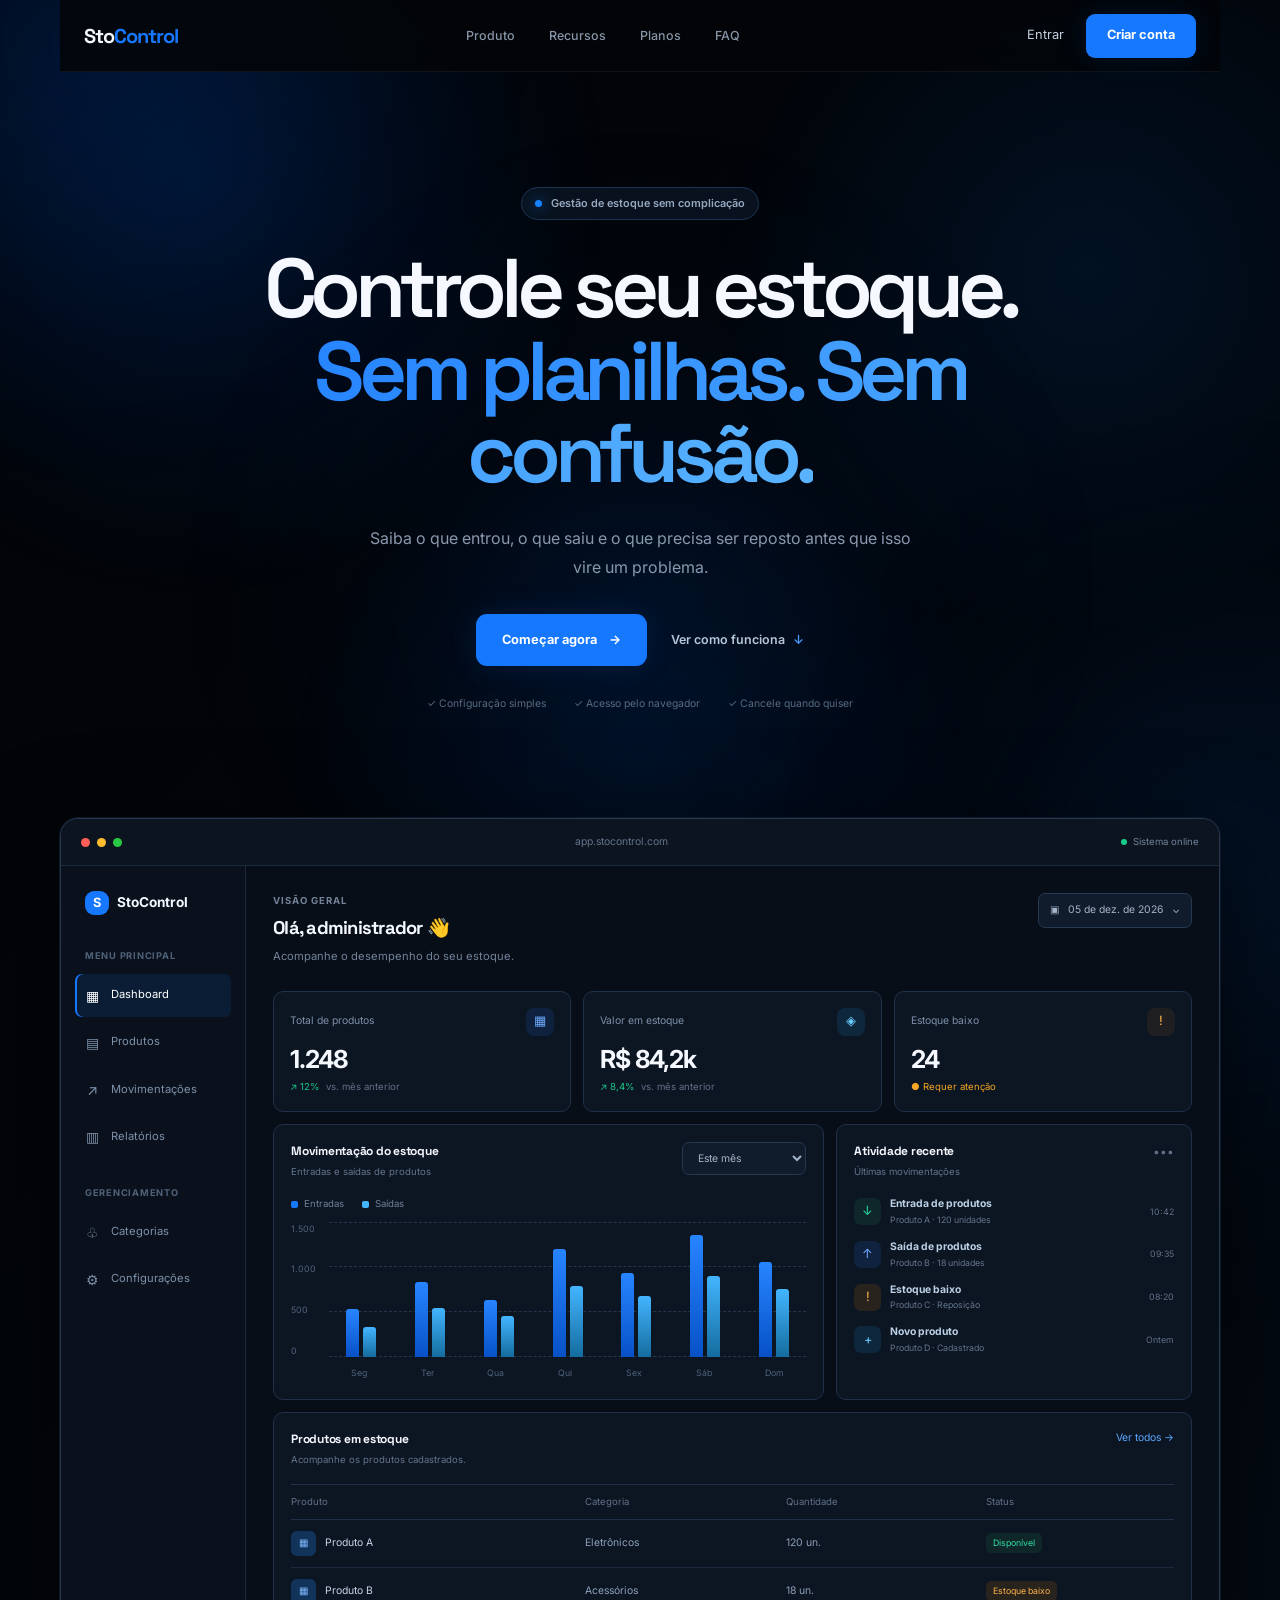
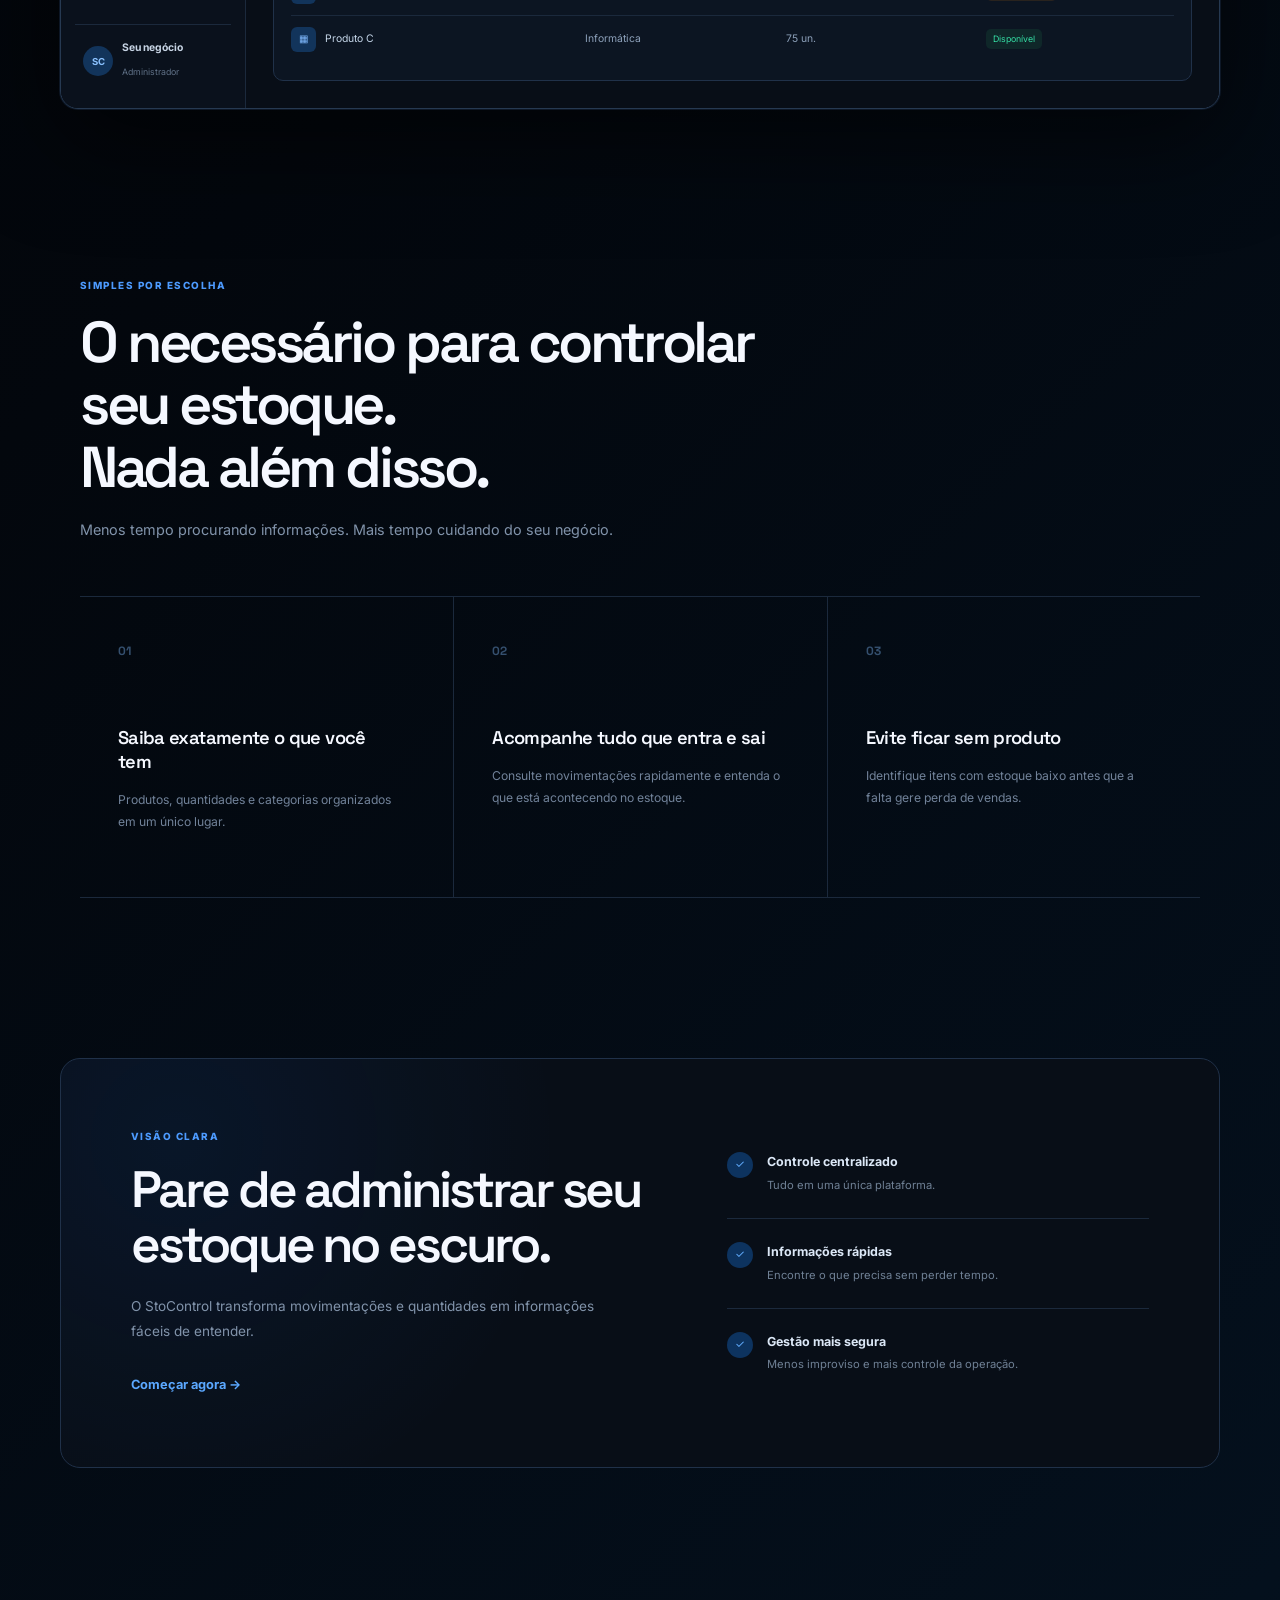
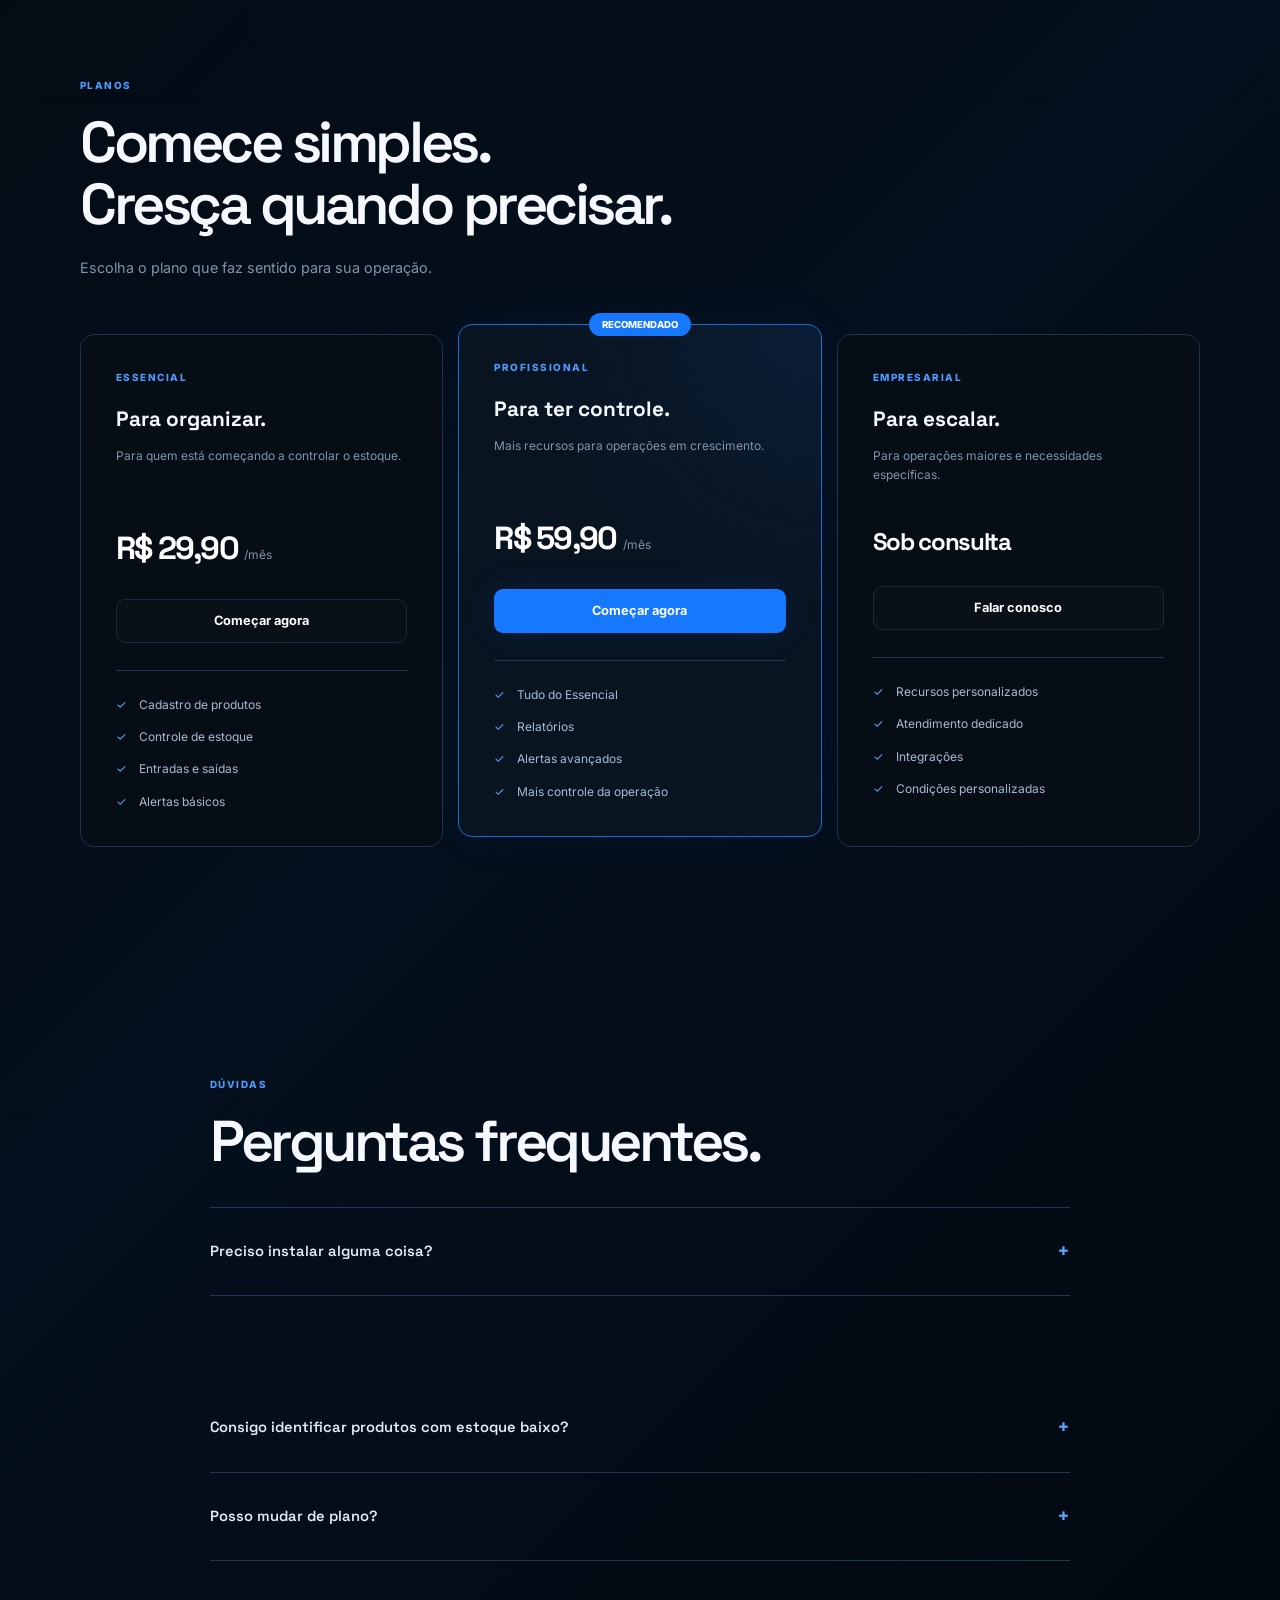
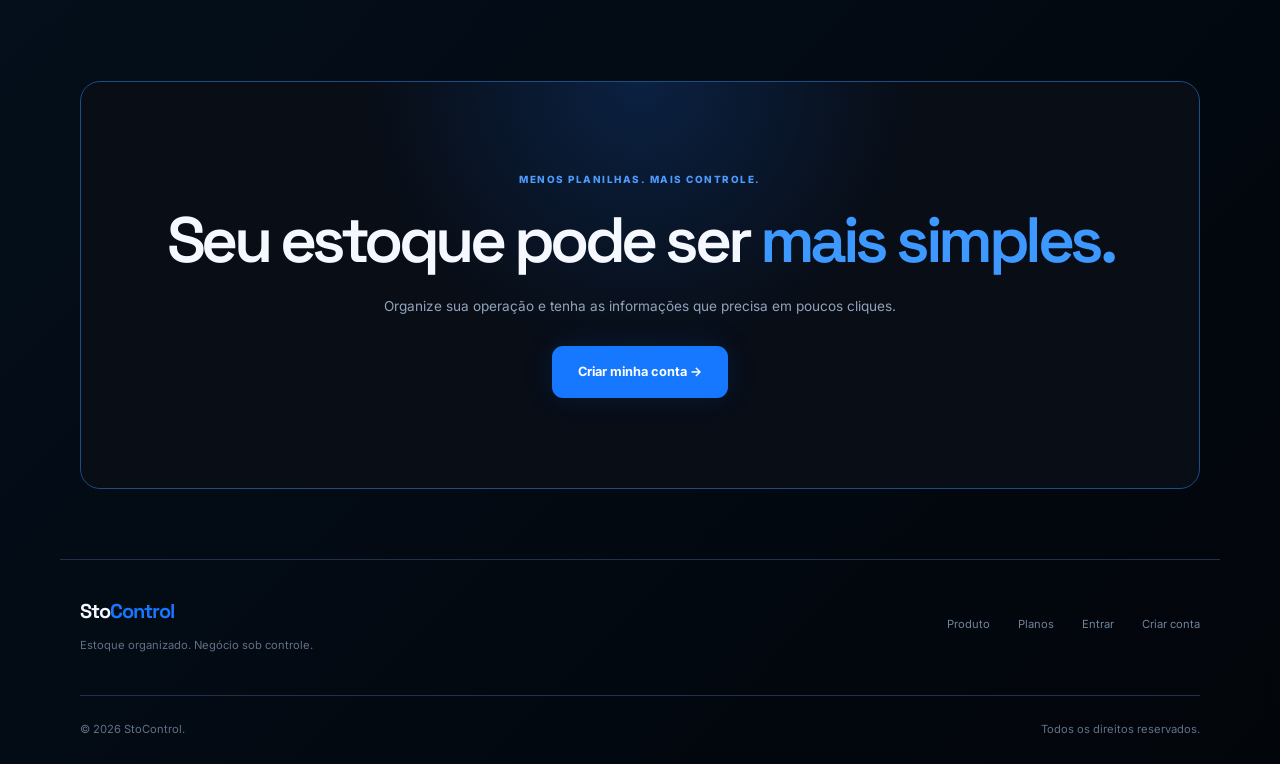
<file: frontend/landing-page/index.html>
<!DOCTYPE html>
<html lang="pt-BR">

<head>
  <meta charset="UTF-8">
  <meta name="viewport" content="width=device-width, initial-scale=1.0">
  <meta name="description" content="StoControl — controle de estoque simples, rápido e inteligente para o seu negócio.">
  <title>StoControl — Controle seu estoque sem complicação</title>
  <link rel="preconnect" href="https://fonts.googleapis.com">
  <link rel="preconnect" href="https://fonts.gstatic.com" crossorigin>
  <link href="https://fonts.googleapis.com/css2?family=Inter:wght@400;500;600;700&family=Space+Grotesk:wght@500;600;700&display=swap" rel="stylesheet">
  <link rel="stylesheet" href="css/style.css">
  <script src="js/script.js" defer></script>
</head>

<body>
  <!-- BACKGROUND -->

  <div class="background-glow glow-one"></div>
  <div class="background-glow glow-two"></div>

  <!-- NAVBAR -->

  <header class="navbar">

    <a href="#inicio" class="logo">Sto<span>Control</span></a>

    <nav class="nav-links" id="navLinks">

      <a href="#solucao"> Produto </a>
      <a href="#recursos"> Recursos </a>
      <a href="#planos">Planos</a>
      <a href="#faq">FAQ</a>

    </nav>

    <div class="nav-actions">

      <a href="login.html" class="login-link"> Entrar </a>
      <a href="cadastro.html" class="btn btn-primary"> Criar conta </a>

    </div>

    <button type="button" class="menu-toggle" id="menuToggle" aria-label="Abrir menu" aria-expanded="false"> ☰ </button>

  </header>


  <main>
    <!-- HERO -->

    <section class="hero hero-new" id="inicio">

      <div class="hero-content">

        <div class="hero-badge"><span></span>Gestão de estoque sem complicação</div>

        <h1>Controle seu estoque.<br><span> Sem planilhas. Sem confusão. </span></h1>

        <p class="hero-description"> Saiba o que entrou, o que saiu e o que precisa ser reposto antes que isso vire um problema. </p>

        <div class="hero-actions">

          <a href="cadastro.html" class="btn btn-primary btn-large"> Começar agora <span> → </span></a>
          <a href="#solucao" class="hero-demo-link"> Ver como funciona <span> ↓ </span></a>

        </div>


        <div class="hero-mini-info">

          <span> ✓ Configuração simples </span>
          <span> ✓ Acesso pelo navegador </span>
          <span> ✓ Cancele quando quiser </span>

        </div>

      </div>

    </section>


    <!-- ===================================================== -->
    <!-- DASHBOARD -->
    <!-- ===================================================== -->

    <section class="dashboard-section" id="solucao">

      <div class="dashboard-window">

        <!-- TOPO DA JANELA -->

        <div class="window-header">

          <div class="window-dots">
            <span></span>
            <span></span>
            <span></span>
          </div>


          <div class="window-url">
            app.stocontrol.com
          </div>


          <div class="window-status">

            <span></span>

            Sistema online

          </div>

        </div>


        <div class="dashboard-layout">

          <!-- SIDEBAR -->

          <aside class="sidebar">

            <div class="sidebar-logo">

              <span class="logo-symbol"> S </span>StoControl

            </div>


            <p class="sidebar-label"> MENU PRINCIPAL </p>

            <nav class="sidebar-nav">

              <a href="#" class="sidebar-link active" data-section="dashboard"><span> ▦ </span> Dashboard </a>
              <a href="#" class="sidebar-link" data-section="produtos"><span>▤</span> Produtos </a>
              <a href="#" class="sidebar-link" data-section="movimentacoes"><span>↗</span> Movimentações </a>
              <a href="#" class="sidebar-link" data-section="relatorios"><span>▥</span> Relatórios </a>

            </nav>


            <p class="sidebar-label"> GERENCIAMENTO </p>


            <nav class="sidebar-nav">

              <a href="#" class="sidebar-link" data-section="categorias"><span>♧</span> Categorias </a>
              <a href="#" class="sidebar-link" data-section="configuracoes"><span>⚙</span> Configurações </a>

            </nav>


            <div class="sidebar-bottom">

              <div class="user-avatar"> SC </div>

              <div>

                <strong> Seu negócio </strong>
                <small> Administrador </small>

              </div>

            </div>

          </aside>


          <!-- DASHBOARD -->

          <div class="dashboard-main active" id="dashboard">

            <div class="dashboard-heading">

              <div>

                <p class="dashboard-greeting"> VISÃO GERAL </p>
                <h2> Olá, administrador 👋 </h2>
                <p>Acompanhe o desempenho do seu estoque. </p>

              </div>

              <button type="button" class="dashboard-date" id="dateButton">

                <span> ▣ </span>
                <span id="currentDate"> Hoje </span>
                <span> ⌄ </span>

              </button>

            </div>

            <!-- ESTATÍSTICAS -->

            <div class="stats-grid">

              <div class="stat-card">

                <div class="stat-top">

                  <span> Total de produtos </span>
                  <span class="stat-icon blue"> ▦ </span>

                </div>

                <strong> 1.248 </strong>

                <p class="stat-positive">

                  ↗ 12% <span> vs. mês anterior </span>

                </p>

              </div>

              <div class="stat-card">

                <div class="stat-top">

                  <span> Valor em estoque </span>
                  <span class="stat-icon purple"> ◈ </span>

                </div>

                <strong> R$ 84,2k </strong>

                <p class="stat-positive">

                  ↗ 8,4% <span> vs. mês anterior </span>

                </p>

              </div>

              <div class="stat-card">

                <div class="stat-top">

                  <span>
                    Estoque baixo
                  </span>
                  <span class="stat-icon orange"> ! </span>

                </div>

                <strong> 24 </strong>

                <p class="stat-warning"> ● Requer atenção </p>

              </div>

            </div>

            <!-- GRÁFICO + ATIVIDADE -->

            <div class="dashboard-grid">

              <div class="panel chart-panel">

                <div class="panel-heading">

                  <div>

                    <h3> Movimentação do estoque </h3>
                    <p> Entradas e saídas de produtos </p>

                  </div>

                  <select id="chartPeriod" aria-label="Período do gráfico">

                    <option value="month"> Este mês </option>
                    <option value="quarter"> Últimos 3 meses </option>

                  </select>

                </div>

                <div class="chart-legend">

                  <span><i class="legend-entry"></i> Entradas </span>
                  <span><i class="legend-exit"></i> Saídas </span>

                </div>

                <div class="chart" id="inventoryChart">

                  <div class="chart-y">

                    <span>1.500</span>
                    <span>1.000</span>
                    <span>500</span>
                    <span>0</span>

                  </div>

                  <div class="chart-area">

                    <div class="chart-grid-lines">
                      <span></span>
                      <span></span>
                      <span></span>
                      <span></span>
                    </div>


                    <div class="chart-bars" id="chartBars">

                      <div class="chart-group">

                        <i class="bar-entry" style="height: 35%"></i>
                        <i class="bar-exit" style="height: 22%"></i>

                      </div>

                      <div class="chart-group">

                        <i class="bar-entry" style="height: 55%"></i>
                        <i class="bar-exit" style="height: 36%"></i>

                      </div>

                      <div class="chart-group">

                        <i class="bar-entry" style="height: 42%"></i>
                        <i class="bar-exit" style="height: 30%"></i>

                      </div>

                      <div class="chart-group">

                        <i class="bar-entry" style="height: 80%"></i>
                        <i class="bar-exit" style="height: 52%"></i>

                      </div>

                      <div class="chart-group">

                        <i class="bar-entry" style="height: 62%"></i>
                        <i class="bar-exit" style="height: 45%"></i>

                      </div>

                      <div class="chart-group">

                        <i class="bar-entry" style="height: 90%"></i>
                        <i class="bar-exit" style="height: 60%"></i>

                      </div>

                      <div class="chart-group">

                        <i class="bar-entry" style="height: 70%"></i>
                        <i class="bar-exit" style="height: 50%"></i>

                      </div>

                    </div>

                    <div class="chart-labels">

                      <span>Seg</span>
                      <span>Ter</span>
                      <span>Qua</span>
                      <span>Qui</span>
                      <span>Sex</span>
                      <span>Sáb</span>
                      <span>Dom</span>

                    </div>

                  </div>

                </div>

              </div>

              <div class="panel activity-panel">

                <div class="panel-heading">

                  <div>

                    <h3> Atividade recente </h3>
                    <p> Últimas movimentações </p>

                  </div>

                  <span class="panel-more"> ••• </span>

                </div>

                <div class="activity-list">

                  <div class="activity-item">

                    <span class="activity-icon green"> ↓ </span>

                    <div>

                      <strong> Entrada de produtos </strong>
                      <small> Produto A · 120 unidades </small>

                    </div>

                    <time> 10:42 </time>

                  </div>

                  <div class="activity-item">

                    <span class="activity-icon blue"> ↑ </span>

                    <div>

                      <strong> Saída de produtos </strong>
                      <small> Produto B · 18 unidades </small>

                    </div>

                    <time> 09:35 </time>

                  </div>

                  <div class="activity-item">

                    <span class="activity-icon orange"> ! </span>

                    <div>

                      <strong> Estoque baixo </strong>
                      <small> Produto C · Reposição </small>

                    </div>

                    <time> 08:20 </time>

                  </div>

                  <div class="activity-item">

                    <span class="activity-icon purple"> + </span>

                    <div>

                      <strong> Novo produto </strong>
                      <small> Produto D · Cadastrado </small>

                    </div>

                    <time> Ontem </time>

                  </div>

                </div>

              </div>

            </div>

            <!-- PRODUTOS RESUMO -->

            <div class="panel products-panel">

              <div class="panel-heading">

                <div>

                  <h3> Produtos em estoque </h3>
                  <p> Acompanhe os produtos cadastrados. </p>

                </div>

                <button type="button" class="panel-action" id="viewProducts" data-open-section="produtos"> Ver todos → </button>

              </div>

              <div class="product-table">

                <div class="product-table-head">

                  <span>Produto</span>
                  <span>Categoria</span>
                  <span>Quantidade</span>
                  <span>Status</span>

                </div>

                <div class="product-table-row">

                  <span class="product-name-cell"><i class="product-thumb"> ▦ </i> Produto A </span>
                  <span> Eletrônicos </span>
                  <span> 120 un. </span>
                  <span class="table-status available"> Disponível </span>

                </div>

                <div class="product-table-row">

                  <span class="product-name-cell"><i class="product-thumb"> ▦ </i> Produto B </span>
                  <span> Acessórios </span>
                  <span> 18 un. </span>
                  <span class="table-status low"> Estoque baixo </span>

                </div>

                <div class="product-table-row">

                  <span class="product-name-cell"><i class="product-thumb"> ▦ </i> Produto C </span>
                  <span> Informática </span>
                  <span> 75 un. </span>
                  <span class="table-status available"> Disponível </span>

                </div>

              </div>

            </div>

          </div>

          <!-- PRODUTOS -->

          <section class="app-section" id="produtos">

            <div class="dashboard-heading">

              <div>

                <p class="dashboard-greeting"> PRODUTOS </p>
                <h2> Produtos cadastrados </h2>
                <p> Gerencie os produtos do seu estoque. </p>

              </div>

              <button type="button" class="panel-action"> + Novo produto </button>

            </div>

            <div class="panel products-panel">

              <div class="panel-heading">

                <div>

                  <h3> Todos os produtos </h3>
                  <p> Visualize os itens cadastrados no sistema. </p>

                </div>

                <input type="search" placeholder="Buscar produto..." aria-label="Buscar produto">

              </div>


              <div class="product-table">

                <div class="product-table-head">

                  <span>Produto</span>
                  <span>Categoria</span>
                  <span>Quantidade</span>
                  <span>Status</span>

                </div>


                <div class="product-table-row">

                  <span class="product-name-cell"><i class="product-thumb"> ▦ </i> Notebook Pro </span>
                  <span> Informática </span>
                  <span> 32 un. </span>
                  <span class="table-status available"> Disponível </span>

                </div>

                <div class="product-table-row">

                  <span class="product-name-cell">

                    <i class="product-thumb">
                      ▦
                    </i>

                    Mouse sem fio

                  </span>

                  <span>
                    Acessórios
                  </span>

                  <span>
                    18 un.
                  </span>

                  <span class="table-status low">
                    Estoque baixo
                  </span>

                </div>


                <div class="product-table-row">

                  <span class="product-name-cell">

                    <i class="product-thumb">
                      ▦
                    </i>

                    Teclado mecânico

                  </span>

                  <span>
                    Acessórios
                  </span>

                  <span>
                    75 un.
                  </span>

                  <span class="table-status available">
                    Disponível
                  </span>

                </div>


                <div class="product-table-row">

                  <span class="product-name-cell">

                    <i class="product-thumb">
                      ▦
                    </i>

                    Monitor 24"

                  </span>

                  <span>
                    Eletrônicos
                  </span>

                  <span>
                    42 un.
                  </span>

                  <span class="table-status available">
                    Disponível
                  </span>

                </div>

              </div>

            </div>

          </section>


          <!-- MOVIMENTAÇÕES -->

          <section
            class="app-section"
            id="movimentacoes"
          >

            <div class="dashboard-heading">

              <div>

                <p class="dashboard-greeting">
                  MOVIMENTAÇÕES
                </p>

                <h2>
                  Entradas e saídas
                </h2>

                <p>
                  Acompanhe todas as movimentações do estoque.
                </p>

              </div>


              <button
                type="button"
                class="panel-action"
              >
                + Nova movimentação
              </button>

            </div>


            <div class="stats-grid">

              <div class="stat-card">

                <div class="stat-top">

                  <span>
                    Entradas
                  </span>

                  <span class="stat-icon blue">
                    ↓
                  </span>

                </div>

                <strong>
                  382
                </strong>

                <p class="stat-positive">
                  Este mês
                </p>

              </div>


              <div class="stat-card">

                <div class="stat-top">

                  <span>
                    Saídas
                  </span>

                  <span class="stat-icon orange">
                    ↑
                  </span>

                </div>

                <strong>
                  219
                </strong>

                <p>
                  Este mês
                </p>

              </div>


              <div class="stat-card">

                <div class="stat-top">

                  <span>
                    Saldo
                  </span>

                  <span class="stat-icon blue">
                    ◈
                  </span>

                </div>

                <strong>
                  +163
                </strong>

                <p class="stat-positive">
                  Resultado positivo
                </p>

              </div>

            </div>


            <div class="panel products-panel">

              <div class="panel-heading">

                <div>

                  <h3>
                    Histórico
                  </h3>

                  <p>
                    Movimentações mais recentes.
                  </p>

                </div>

              </div>


              <div class="product-table">

                <div class="product-table-head">

                  <span>Produto</span>
                  <span>Tipo</span>
                  <span>Quantidade</span>
                  <span>Data</span>

                </div>


                <div class="product-table-row">

                  <span>
                    Notebook Pro
                  </span>

                  <span class="table-status available">
                    Entrada
                  </span>

                  <span>
                    +20
                  </span>

                  <span>
                    Hoje, 10:42
                  </span>

                </div>


                <div class="product-table-row">

                  <span>
                    Mouse sem fio
                  </span>

                  <span class="table-status low">
                    Saída
                  </span>

                  <span>
                    -8
                  </span>

                  <span>
                    Hoje, 09:35
                  </span>

                </div>


                <div class="product-table-row">

                  <span>
                    Monitor 24"
                  </span>

                  <span class="table-status available">
                    Entrada
                  </span>

                  <span>
                    +15
                  </span>

                  <span>
                    Ontem, 16:20
                  </span>

                </div>

              </div>

            </div>

          </section>


          <!-- RELATÓRIOS -->

          <section
            class="app-section"
            id="relatorios"
          >

            <div class="dashboard-heading">

              <div>

                <p class="dashboard-greeting">
                  RELATÓRIOS
                </p>

                <h2>
                  Relatórios do estoque
                </h2>

                <p>
                  Analise os principais dados da sua operação.
                </p>

              </div>


              <button
                type="button"
                class="panel-action"
              >
                Exportar relatório
              </button>

            </div>


            <div class="stats-grid">

              <div class="stat-card">

                <div class="stat-top">

                  <span>
                    Produtos ativos
                  </span>

                  <span class="stat-icon blue">
                    ▦
                  </span>

                </div>

                <strong>
                  1.248
                </strong>

                <p>
                  Total cadastrado
                </p>

              </div>


              <div class="stat-card">

                <div class="stat-top">

                  <span>
                    Valor total
                  </span>

                  <span class="stat-icon blue">
                    ◈
                  </span>

                </div>

                <strong>
                  R$ 84,2k
                </strong>

                <p>
                  Valor armazenado
                </p>

              </div>


              <div class="stat-card">

                <div class="stat-top">

                  <span>
                    Estoque crítico
                  </span>

                  <span class="stat-icon orange">
                    !
                  </span>

                </div>

                <strong>
                  24
                </strong>

                <p class="stat-warning">
                  Requer reposição
                </p>

              </div>

            </div>


            <div class="panel chart-panel">

              <div class="panel-heading">

                <div>

                  <h3>
                    Desempenho mensal
                  </h3>

                  <p>
                    Comparativo das movimentações.
                  </p>

                </div>

              </div>


              <div class="chart">

                <div class="chart-y">

                  <span>1.500</span>
                  <span>1.000</span>
                  <span>500</span>
                  <span>0</span>

                </div>


                <div class="chart-area">

                  <div class="chart-grid-lines">

                    <span></span>
                    <span></span>
                    <span></span>
                    <span></span>

                  </div>


                  <div class="chart-bars">

                    <div class="chart-group">

                      <i
                        class="bar-entry"
                        style="height: 45%"
                      ></i>

                      <i
                        class="bar-exit"
                        style="height: 30%"
                      ></i>

                    </div>


                    <div class="chart-group">

                      <i
                        class="bar-entry"
                        style="height: 70%"
                      ></i>

                      <i
                        class="bar-exit"
                        style="height: 45%"
                      ></i>

                    </div>


                    <div class="chart-group">

                      <i
                        class="bar-entry"
                        style="height: 62%"
                      ></i>

                      <i
                        class="bar-exit"
                        style="height: 38%"
                      ></i>

                    </div>


                    <div class="chart-group">

                      <i
                        class="bar-entry"
                        style="height: 85%"
                      ></i>

                      <i
                        class="bar-exit"
                        style="height: 55%"
                      ></i>

                    </div>


                    <div class="chart-group">

                      <i
                        class="bar-entry"
                        style="height: 76%"
                      ></i>

                      <i
                        class="bar-exit"
                        style="height: 52%"
                      ></i>

                    </div>


                    <div class="chart-group">

                      <i
                        class="bar-entry"
                        style="height: 92%"
                      ></i>

                      <i
                        class="bar-exit"
                        style="height: 60%"
                      ></i>

                    </div>

                  </div>


                  <div class="chart-labels">

                    <span>Jan</span>
                    <span>Fev</span>
                    <span>Mar</span>
                    <span>Abr</span>
                    <span>Mai</span>
                    <span>Jun</span>

                  </div>

                </div>

              </div>

            </div>

          </section>


          <!-- CATEGORIAS -->

          <section
            class="app-section"
            id="categorias"
          >

            <div class="dashboard-heading">

              <div>

                <p class="dashboard-greeting">
                  CATEGORIAS
                </p>

                <h2>
                  Categorias de produtos
                </h2>

                <p>
                  Organize seus produtos por categorias.
                </p>

              </div>


              <button
                type="button"
                class="panel-action"
              >
                + Nova categoria
              </button>

            </div>


            <div class="categories-grid">

              <div class="panel category-card">

                <span class="feature-icon">
                  💻
                </span>

                <h3>
                  Informática
                </h3>

                <p>
                  324 produtos
                </p>

              </div>


              <div class="panel category-card">

                <span class="feature-icon">
                  🎧
                </span>

                <h3>
                  Acessórios
                </h3>

                <p>
                  218 produtos
                </p>

              </div>


              <div class="panel category-card">

                <span class="feature-icon">
                  📱
                </span>

                <h3>
                  Eletrônicos
                </h3>

                <p>
                  186 produtos
                </p>

              </div>


              <div class="panel category-card">

                <span class="feature-icon">
                  🖨
                </span>

                <h3>
                  Escritório
                </h3>

                <p>
                  112 produtos
                </p>

              </div>

            </div>

          </section>


          <!-- CONFIGURAÇÕES -->

          <section
            class="app-section"
            id="configuracoes"
          >

            <div class="dashboard-heading">

              <div>

                <p class="dashboard-greeting">
                  CONFIGURAÇÕES
                </p>

                <h2>
                  Configurações do sistema
                </h2>

                <p>
                  Personalize informações e preferências.
                </p>

              </div>

            </div>


            <div class="panel settings-panel">

              <div class="setting-item">

                <div>

                  <strong>
                    Nome do negócio
                  </strong>

                  <small>
                    Nome exibido no sistema.
                  </small>

                </div>


                <input
                  type="text"
                  value="Seu negócio"
                  aria-label="Nome do negócio"
                >

              </div>


              <div class="setting-item">

                <div>

                  <strong>
                    E-mail administrativo
                  </strong>

                  <small>
                    Contato principal da conta.
                  </small>

                </div>


                <input
                  type="email"
                  value="admin@stocontrol.com"
                  aria-label="E-mail administrativo"
                >

              </div>


              <div class="setting-item">

                <div>

                  <strong>
                    Alertas de estoque baixo
                  </strong>

                  <small>
                    Receba avisos de reposição.
                  </small>

                </div>


                <input
                  type="checkbox"
                  checked
                  aria-label="Alertas de estoque baixo"
                >

              </div>


              <div class="setting-item">

                <div>

                  <strong>
                    Atualizações automáticas
                  </strong>

                  <small>
                    Receba novidades do StoControl.
                  </small>

                </div>


                <input
                  type="checkbox"
                  checked
                  aria-label="Atualizações automáticas"
                >

              </div>


              <div class="setting-item">

                <div>

                  <strong>
                    Salvar configurações
                  </strong>

                  <small>
                    Aplique as alterações realizadas.
                  </small>

                </div>


                <button
                  type="button"
                  class="btn btn-primary"
                >
                  Salvar alterações
                </button>

              </div>

            </div>

          </section>

        </div>

      </div>

    </section>


    <!-- PROPOSTA DE VALOR -->

    <section
      class="section value-section"
      id="recursos"
    >

      <div class="simple-section-heading">

        <span>
          SIMPLES POR ESCOLHA
        </span>

        <h2>

          O necessário para controlar seu estoque.

          <br>

          Nada além disso.

        </h2>

        <p>

          Menos tempo procurando informações.
          Mais tempo cuidando do seu negócio.

        </p>

      </div>


      <div class="value-grid">

        <article class="value-card">

          <div class="value-number">
            01
          </div>

          <h3>
            Saiba exatamente o que você tem
          </h3>

          <p>

            Produtos, quantidades e categorias organizados
            em um único lugar.

          </p>

        </article>


        <article class="value-card">

          <div class="value-number">
            02
          </div>

          <h3>
            Acompanhe tudo que entra e sai
          </h3>

          <p>

            Consulte movimentações rapidamente e entenda
            o que está acontecendo no estoque.

          </p>

        </article>


        <article class="value-card">

          <div class="value-number">
            03
          </div>

          <h3>
            Evite ficar sem produto
          </h3>

          <p>

            Identifique itens com estoque baixo antes
            que a falta gere perda de vendas.

          </p>

        </article>

      </div>

    </section>


    <!-- DESTAQUE -->

    <section class="product-highlight">

      <div class="product-highlight-content">

        <div class="product-highlight-text">

          <span class="highlight-label">
            VISÃO CLARA
          </span>

          <h2>

            Pare de administrar seu estoque
            no escuro.

          </h2>

          <p>

            O StoControl transforma movimentações e quantidades
            em informações fáceis de entender.

          </p>

          <a
            href="cadastro.html"
            class="highlight-link"
          >
            Começar agora →
          </a>

        </div>


        <div class="highlight-points">

          <div class="highlight-point">

            <span>
              ✓
            </span>

            <div>

              <strong>
                Controle centralizado
              </strong>

              <p>
                Tudo em uma única plataforma.
              </p>

            </div>

          </div>


          <div class="highlight-point">

            <span>
              ✓
            </span>

            <div>

              <strong>
                Informações rápidas
              </strong>

              <p>
                Encontre o que precisa sem perder tempo.
              </p>

            </div>

          </div>


          <div class="highlight-point">

            <span>
              ✓
            </span>

            <div>

              <strong>
                Gestão mais segura
              </strong>

              <p>
                Menos improviso e mais controle da operação.
              </p>

            </div>

          </div>

        </div>

      </div>

    </section>


    <!-- PLANOS -->

    <section
      class="section pricing-section"
      id="planos"
    >

      <div class="simple-section-heading">

        <span>
          PLANOS
        </span>

        <h2>

          Comece simples.

          <br>

          Cresça quando precisar.

        </h2>

        <p>
          Escolha o plano que faz sentido para sua operação.
        </p>

      </div>


      <div class="pricing-grid">

        <article class="price-card">

          <div class="plan-top">

            <span class="plan-name">
              ESSENCIAL
            </span>

            <h3>
              Para organizar.
            </h3>

            <p>
              Para quem está começando a controlar o estoque.
            </p>

          </div>


          <div class="price">

            R$ 29,90

            <span>
              /mês
            </span>

          </div>


          <a
            href="cadastro.html?plano=essencial"
            class="btn btn-secondary btn-full"
          >
            Começar agora
          </a>


          <ul>

            <li>
              Cadastro de produtos
            </li>

            <li>
              Controle de estoque
            </li>

            <li>
              Entradas e saídas
            </li>

            <li>
              Alertas básicos
            </li>

          </ul>

        </article>


        <article class="price-card featured">

          <span class="popular">
            RECOMENDADO
          </span>


          <div class="plan-top">

            <span class="plan-name">
              PROFISSIONAL
            </span>

            <h3>
              Para ter controle.
            </h3>

            <p>
              Mais recursos para operações em crescimento.
            </p>

          </div>


          <div class="price">

            R$ 59,90

            <span>
              /mês
            </span>

          </div>


          <a
            href="cadastro.html?plano=profissional"
            class="btn btn-primary btn-full"
          >
            Começar agora
          </a>


          <ul>

            <li>
              Tudo do Essencial
            </li>

            <li>
              Relatórios
            </li>

            <li>
              Alertas avançados
            </li>

            <li>
              Mais controle da operação
            </li>

          </ul>

        </article>


        <article class="price-card">

          <div class="plan-top">

            <span class="plan-name">
              EMPRESARIAL
            </span>

            <h3>
              Para escalar.
            </h3>

            <p>
              Para operações maiores e necessidades específicas.
            </p>

          </div>


          <div class="price business-price">
            Sob consulta
          </div>


          <a
            href="#contato"
            class="btn btn-secondary btn-full"
          >
            Falar conosco
          </a>


          <ul>

            <li>
              Recursos personalizados
            </li>

            <li>
              Atendimento dedicado
            </li>

            <li>
              Integrações
            </li>

            <li>
              Condições personalizadas
            </li>

          </ul>

        </article>

      </div>

    </section>


    <!-- FAQ -->

    <section
      class="section faq-section"
      id="faq"
    >

      <div class="simple-section-heading">

        <span>
          DÚVIDAS
        </span>

        <h2>
          Perguntas frequentes.
        </h2>

      </div>


      <div class="faq-list">

        <div class="faq-item">

          <button
            type="button"
            class="faq-question"
          >

            Preciso instalar alguma coisa?

            <span>
              +
            </span>

          </button>

          <div class="faq-answer">

            Não. O StoControl funciona pelo navegador,
            permitindo acessar sua conta online.

          </div>

        </div>


        <div class="faq-item">

          <button
            type="button"
            class="faq-question"
          >

            Posso controlar entradas e saídas?

            <span>
              +
            </span>

          </button>

          <div class="faq-answer">

            Sim. A plataforma foi criada para registrar e consultar
            movimentações de estoque de forma simples.

          </div>

        </div>


        <div class="faq-item">

          <button
            type="button"
            class="faq-question"
          >

            Consigo identificar produtos com estoque baixo?

            <span>
              +
            </span>

          </button>

          <div class="faq-answer">

            Sim. O sistema permite acompanhar itens que precisam
            de atenção ou reposição.

          </div>

        </div>


        <div class="faq-item">

          <button
            type="button"
            class="faq-question"
          >

            Posso mudar de plano?

            <span>
              +
            </span>

          </button>

          <div class="faq-answer">

            A estrutura do StoControl permite oferecer diferentes
            níveis de assinatura conforme a necessidade da empresa.

          </div>

        </div>

      </div>

    </section>


    <!-- CTA -->

    <section
      class="final-cta final-cta-new"
      id="contato"
    >

      <div class="cta-content">

        <span class="cta-small">
          MENOS PLANILHAS. MAIS CONTROLE.
        </span>

        <h2>

          Seu estoque pode ser

          <span>
            mais simples.
          </span>

        </h2>

        <p>

          Organize sua operação e tenha as informações
          que precisa em poucos cliques.

        </p>

        <a
          href="cadastro.html"
          class="btn btn-primary btn-large"
        >
          Criar minha conta →
        </a>

      </div>

    </section>

  </main>


  <!-- FOOTER -->

  <footer class="footer footer-new">

    <div class="footer-simple">

      <div>

        <a
          href="#inicio"
          class="logo"
        >
          Sto<span>Control</span>
        </a>

        <p>
          Estoque organizado. Negócio sob controle.
        </p>

      </div>


      <div class="footer-simple-links">

        <a href="#solucao">
          Produto
        </a>

        <a href="#planos">
          Planos
        </a>

        <a href="login.html">
          Entrar
        </a>

        <a href="cadastro.html">
          Criar conta
        </a>

      </div>

    </div>


    <div class="footer-bottom">

      <span>
        © 2026 StoControl.
      </span>

      <span>
        Todos os direitos reservados.
      </span>

    </div>

  </footer>

</body>

</html>
</file>
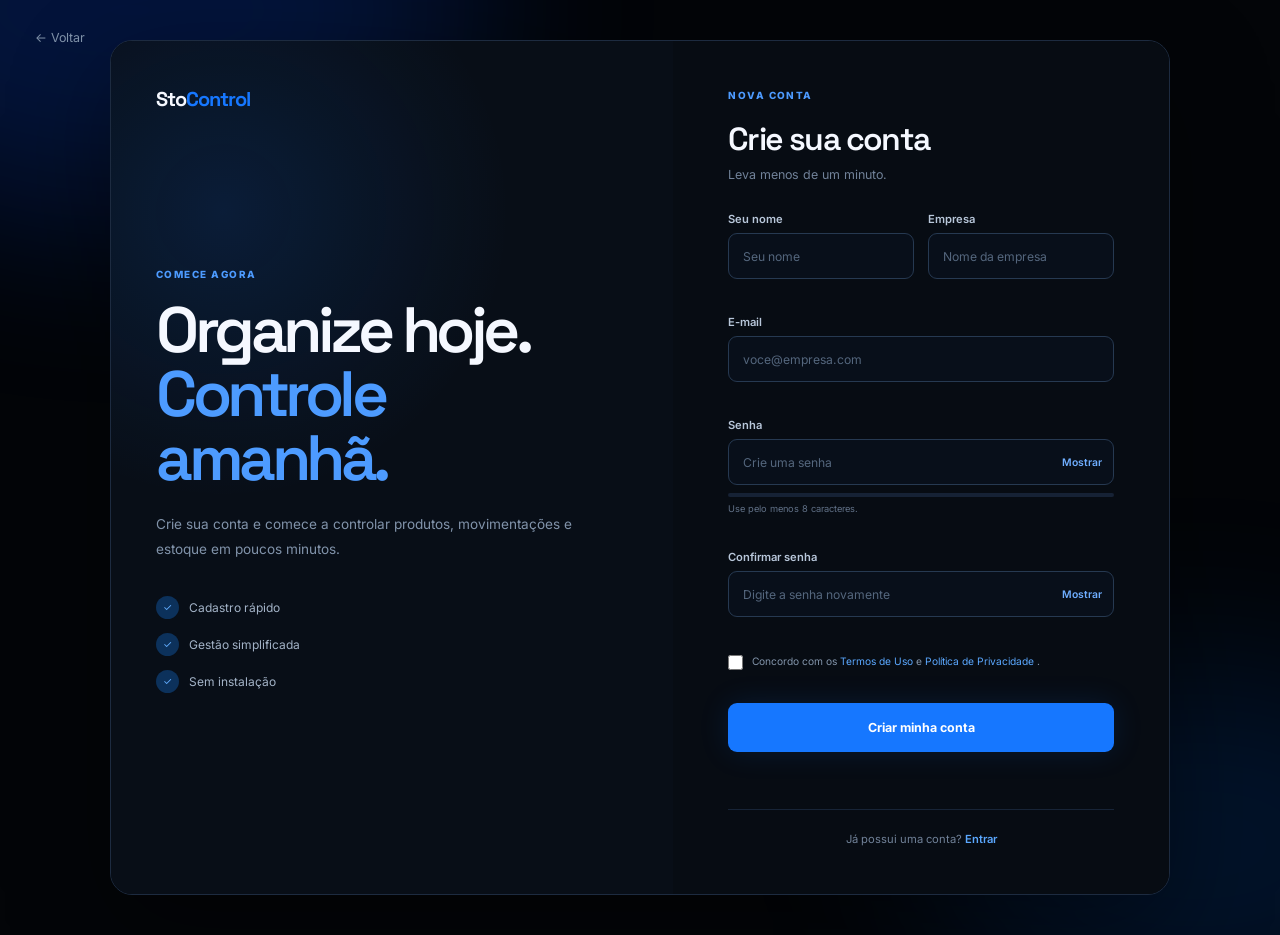
<file: frontend/landing-page/cadastro.html>
<!DOCTYPE html>
<html lang="pt-BR">

<head>
  <meta charset="UTF-8">

  <meta
    name="viewport"
    content="width=device-width, initial-scale=1.0"
  >

  <meta
    name="description"
    content="Crie sua conta StoControl."
  >

  <title>Criar conta — StoControl</title>

  <link rel="preconnect" href="https://fonts.googleapis.com">

  <link
    rel="preconnect"
    href="https://fonts.gstatic.com"
    crossorigin
  >

  <link
    href="https://fonts.googleapis.com/css2?family=Inter:wght@400;500;600;700&family=Space+Grotesk:wght@500;600;700&display=swap"
    rel="stylesheet"
  >

  <link
    rel="stylesheet"
    href="css/cadastro.css"
  >

  <script
    src="js/cadastro.js"
    defer
  ></script>
</head>

<body>

  <div class="background-glow glow-one"></div>
  <div class="background-glow glow-two"></div>


  <main class="auth-page">

    <a
      href="index.html"
      class="back-link"
    >
      ← Voltar
    </a>


    <section class="auth-wrapper">

      <!-- APRESENTAÇÃO -->

      <div class="auth-brand">

        <a
          href="index.html"
          class="logo"
        >
          Sto<span>Control</span>
        </a>


        <div class="brand-content">

          <span class="brand-label">
            COMECE AGORA
          </span>

          <h1>
            Organize hoje.
            <span>Controle amanhã.</span>
          </h1>

          <p>

            Crie sua conta e comece a controlar produtos,
            movimentações e estoque em poucos minutos.

          </p>


          <div class="brand-points">

            <div>
              <span>✓</span>
              Cadastro rápido
            </div>

            <div>
              <span>✓</span>
              Gestão simplificada
            </div>

            <div>
              <span>✓</span>
              Sem instalação
            </div>

          </div>

        </div>

      </div>


      <!-- FORMULÁRIO -->

      <div class="auth-card">

        <div class="auth-card-header">

          <span class="eyebrow">
            NOVA CONTA
          </span>

          <h2>
            Crie sua conta
          </h2>

          <p>
            Leva menos de um minuto.
          </p>

        </div>


        <form
          id="registerForm"
          novalidate
        >

          <div class="form-row">

            <div class="form-group">

              <label for="name">
                Seu nome
              </label>

              <input
                type="text"
                id="name"
                name="name"
                placeholder="Seu nome"
                autocomplete="name"
                required
              >

              <small
                class="error-message"
                id="nameError"
              ></small>

            </div>


            <div class="form-group">

              <label for="company">
                Empresa
              </label>

              <input
                type="text"
                id="company"
                name="company"
                placeholder="Nome da empresa"
                autocomplete="organization"
                required
              >

              <small
                class="error-message"
                id="companyError"
              ></small>

            </div>

          </div>


          <div class="form-group">

            <label for="email">
              E-mail
            </label>

            <input
              type="email"
              id="email"
              name="email"
              placeholder="voce@empresa.com"
              autocomplete="email"
              required
            >

            <small
              class="error-message"
              id="emailError"
            ></small>

          </div>


          <div class="form-group">

            <label for="password">
              Senha
            </label>

            <div class="password-wrapper">

              <input
                type="password"
                id="password"
                name="password"
                placeholder="Crie uma senha"
                autocomplete="new-password"
                required
              >

              <button
                type="button"
                class="password-toggle"
                data-password-target="password"
              >
                Mostrar
              </button>

            </div>


            <div class="password-strength">

              <span id="strengthBar"></span>

            </div>


            <small
              class="password-hint"
              id="passwordHint"
            >
              Use pelo menos 8 caracteres.
            </small>

            <small
              class="error-message"
              id="passwordError"
            ></small>

          </div>


          <div class="form-group">

            <label for="confirmPassword">
              Confirmar senha
            </label>

            <div class="password-wrapper">

              <input
                type="password"
                id="confirmPassword"
                name="confirmPassword"
                placeholder="Digite a senha novamente"
                autocomplete="new-password"
                required
              >

              <button
                type="button"
                class="password-toggle"
                data-password-target="confirmPassword"
              >
                Mostrar
              </button>

            </div>

            <small
              class="error-message"
              id="confirmPasswordError"
            ></small>

          </div>


          <label class="terms-field">

            <input
              type="checkbox"
              id="terms"
            >

            <span>
              Concordo com os
              <a href="#">
                Termos de Uso
              </a>
              e
              <a href="#">
                Política de Privacidade
              </a>.
            </span>

          </label>

          <small
            class="error-message terms-error"
            id="termsError"
          ></small>


          <button
            type="submit"
            class="btn-primary"
            id="registerButton"
          >
            Criar minha conta
          </button>


          <div
            class="form-status"
            id="formStatus"
          ></div>

        </form>


        <div class="auth-footer">

          Já possui uma conta?

          <a href="login.html">
            Entrar
          </a>

        </div>

      </div>

    </section>

  </main>

</body>

</html>
</file>
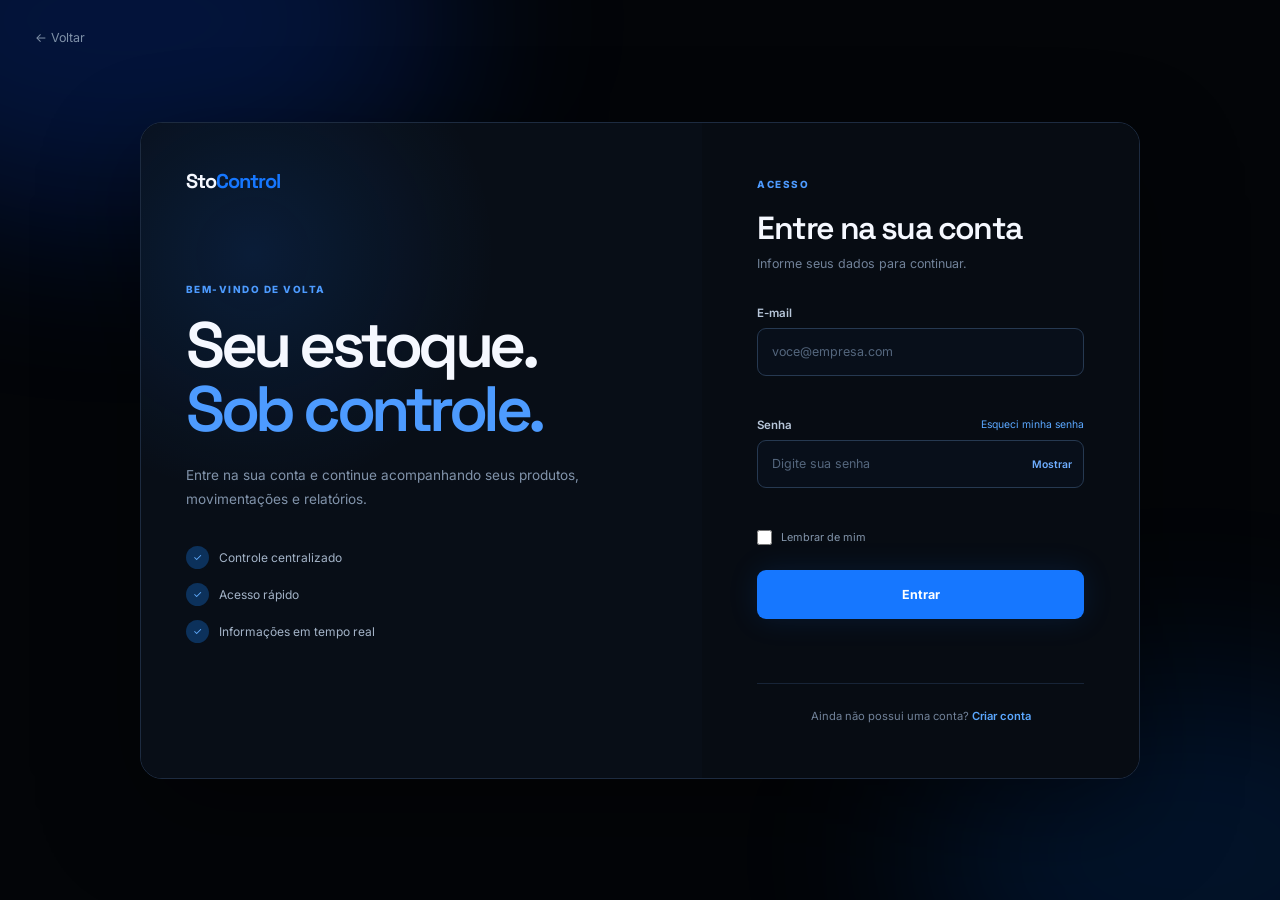
<file: frontend/landing-page/login.html>
<!DOCTYPE html>
<html lang="pt-BR">

<head>
  <meta charset="UTF-8">

  <meta
    name="viewport"
    content="width=device-width, initial-scale=1.0"
  >

  <meta
    name="description"
    content="Entre na sua conta StoControl."
  >

  <title>Entrar — StoControl</title>

  <link rel="preconnect" href="https://fonts.googleapis.com">

  <link
    rel="preconnect"
    href="https://fonts.gstatic.com"
    crossorigin
  >

  <link
    href="https://fonts.googleapis.com/css2?family=Inter:wght@400;500;600;700&family=Space+Grotesk:wght@500;600;700&display=swap"
    rel="stylesheet"
  >

  <link
    rel="stylesheet"
    href="css/login.css"
  >

  <script
    src="js/login.js"
    defer
  ></script>
</head>

<body>

  <div class="background-glow glow-one"></div>
  <div class="background-glow glow-two"></div>


  <main class="auth-page">

    <a
      href="index.html"
      class="back-link"
    >
      ← Voltar
    </a>


    <section class="auth-wrapper">

      <!-- LADO ESQUERDO -->

      <div class="auth-brand">

        <a
          href="index.html"
          class="logo"
        >
          Sto<span>Control</span>
        </a>


        <div class="brand-content">

          <span class="brand-label">
            BEM-VINDO DE VOLTA
          </span>

          <h1>
            Seu estoque.
            <span>Sob controle.</span>
          </h1>

          <p>
            Entre na sua conta e continue acompanhando seus produtos,
            movimentações e relatórios.
          </p>


          <div class="brand-points">

            <div>
              <span>✓</span>
              Controle centralizado
            </div>

            <div>
              <span>✓</span>
              Acesso rápido
            </div>

            <div>
              <span>✓</span>
              Informações em tempo real
            </div>

          </div>

        </div>

      </div>


      <!-- FORMULÁRIO -->

      <div class="auth-card">

        <div class="auth-card-header">

          <span class="eyebrow">
            ACESSO
          </span>

          <h2>
            Entre na sua conta
          </h2>

          <p>
            Informe seus dados para continuar.
          </p>

        </div>


        <form
          id="loginForm"
          novalidate
        >

          <div class="form-group">

            <label for="email">
              E-mail
            </label>

            <div class="input-wrapper">

              <input
                type="email"
                id="email"
                name="email"
                placeholder="voce@empresa.com"
                autocomplete="email"
                required
              >

            </div>

            <small
              class="error-message"
              id="emailError"
            ></small>

          </div>


          <div class="form-group">

            <div class="label-row">

              <label for="password">
                Senha
              </label>

              <a
                href="#"
                class="forgot-link"
              >
                Esqueci minha senha
              </a>

            </div>


            <div class="input-wrapper password-wrapper">

              <input
                type="password"
                id="password"
                name="password"
                placeholder="Digite sua senha"
                autocomplete="current-password"
                required
              >

              <button
                type="button"
                class="password-toggle"
                id="passwordToggle"
                aria-label="Mostrar senha"
              >
                Mostrar
              </button>

            </div>

            <small
              class="error-message"
              id="passwordError"
            ></small>

          </div>


          <label class="remember-field">

            <input
              type="checkbox"
              id="remember"
            >

            <span>
              Lembrar de mim
            </span>

          </label>


          <button
            type="submit"
            class="btn-primary"
            id="loginButton"
          >
            Entrar
          </button>


          <div
            class="form-status"
            id="formStatus"
          ></div>

        </form>


        <div class="auth-footer">

          Ainda não possui uma conta?

          <a href="cadastro.html">
            Criar conta
          </a>

        </div>

      </div>

    </section>

  </main>

</body>

</html>
</file>
<file: frontend/landing-page/css/style.css>
@import url('https://fonts.googleapis.com/css2?family=Inter:wght@400;500;600;700;800&family=Space+Grotesk:wght@500;600;700&display=swap');

:root {
  --bg: #030508;
  --surface: #080d16;
  --surface-2: #0d1421;
  --border: #1b293c;
  --text: #f5f8ff;
  --muted: #8998ad;
  --primary: #1677ff;
  --primary-light: #3b91ff;
  --blue: #2785ff;
  --cyan: #22b8ff;
  --green: #18c98b;
  --orange: #f5a623;
  --navy: #071426;
}

* {
  margin: 0;
  padding: 0;
  box-sizing: border-box;
}

html {
  scroll-behavior: smooth;
  scroll-padding-top: 90px;
}

body {
  position: relative;
  isolation: isolate;

  width: 100%;
  min-width: 0;
  min-height: 100vh;

  overflow-x: hidden;

  background: var(--bg);
  color: var(--text);

  font-family: "Inter", sans-serif;
  line-height: 1.6;
}

main,
.footer {
  position: relative;
  z-index: 1;
}

a {
  color: inherit;
  text-decoration: none;
}

button,
select,
input {
  font: inherit;
}

button,
select {
  cursor: pointer;
}

img,
svg {
  display: block;
  max-width: 100%;
}

h1,
h2,
h3,
.logo,
.price {
  font-family: "Space Grotesk", sans-serif;
}


/* =========================================================
   BACKGROUND ANIMADO
   ========================================================= */

body {
  position: relative;
  isolation: isolate;

  width: 100%;
  min-width: 0;
  min-height: 100vh;

  overflow-x: hidden;

  background:
    linear-gradient(
      135deg,
      #020305 0%,
      #03070d 30%,
      #04101d 65%,
      #02050a 100%
    );

  color: var(--text);

  font-family: "Inter", sans-serif;
  line-height: 1.6;
}


/* Camada de gradiente azul suave */

body::before {
  content: "";

  position: fixed;
  inset: 0;

  z-index: -3;

  pointer-events: none;

  background:
    radial-gradient(
      circle at 15% 20%,
      rgba(0, 102, 255, 0.15),
      transparent 32%
    ),

    radial-gradient(
      circle at 85% 30%,
      rgba(0, 119, 255, 0.10),
      transparent 30%
    ),

    radial-gradient(
      circle at 50% 85%,
      rgba(0, 72, 180, 0.12),
      transparent 35%
    );

  animation:
    backgroundGradientMove
    18s
    ease-in-out
    infinite
    alternate;
}


/* Brilho central bem discreto */

body::after {
  content: "";

  position: fixed;

  top: 15%;
  left: 50%;

  z-index: -2;

  width: 900px;
  height: 900px;

  pointer-events: none;

  border-radius: 50%;

  background:
    radial-gradient(
      circle,
      rgba(0, 105, 255, 0.08) 0%,
      rgba(0, 70, 180, 0.04) 35%,
      transparent 70%
    );

  filter: blur(40px);

  transform:
    translateX(-50%);

  animation:
    centerGlow
    12s
    ease-in-out
    infinite
    alternate;
}


/* =========================================================
   LUZES FLUTUANTES
   ========================================================= */

.background-glow {
  position: fixed;

  z-index: -1;

  pointer-events: none;

  border-radius: 50%;

  filter: blur(110px);

  opacity: .55;

  will-change: transform;
}


/* Glow superior esquerdo */

.glow-one {
  width: 650px;
  height: 650px;

  top: -280px;
  left: -230px;

  background:
    radial-gradient(
      circle,
      rgba(0, 105, 255, 0.35),
      rgba(0, 72, 180, 0.13) 45%,
      transparent 70%
    );

  animation:
    glowFloatOne
    14s
    ease-in-out
    infinite
    alternate;
}


/* Glow inferior direito */

.glow-two {
  width: 700px;
  height: 700px;

  right: -300px;
  bottom: -320px;

  background:
    radial-gradient(
      circle,
      rgba(0, 119, 255, 0.28),
      rgba(0, 61, 150, 0.12) 45%,
      transparent 70%
    );

  animation:
    glowFloatTwo
    17s
    ease-in-out
    infinite
    alternate;
}


/* =========================================================
   ANIMAÇÕES
   ========================================================= */

@keyframes backgroundGradientMove {

  0% {
    transform:
      scale(1)
      translate3d(0, 0, 0);
  }

  50% {
    transform:
      scale(1.05)
      translate3d(-20px, 20px, 0);
  }

  100% {
    transform:
      scale(1.08)
      translate3d(30px, -15px, 0);
  }

}


@keyframes centerGlow {

  from {
    opacity: .45;

    transform:
      translateX(-50%)
      scale(.95);
  }

  to {
    opacity: .85;

    transform:
      translateX(-50%)
      scale(1.12);
  }

}


@keyframes glowFloatOne {

  from {
    transform:
      translate3d(0, 0, 0)
      scale(1);
  }

  to {
    transform:
      translate3d(130px, 90px, 0)
      scale(1.18);
  }

}


@keyframes glowFloatTwo {

  from {
    transform:
      translate3d(0, 0, 0)
      scale(1);
  }

  to {
    transform:
      translate3d(-130px, -100px, 0)
      scale(1.15);
  }

}


/* =========================================================
   CONTEÚDO ACIMA DO BACKGROUND
   ========================================================= */

main,
.navbar,
.footer {
  position: relative;

  z-index: 1;
}


/* =========================================================
   NAVBAR
   ========================================================= */

.navbar {
  position: sticky;

  top: 0;

  z-index: 100;

  display: flex;

  align-items: center;
  justify-content: space-between;

  gap: 25px;

  width:
    min(
      1160px,
      calc(100% - 40px)
    );

  min-height: 72px;

  margin: 0 auto;

  padding: 0 24px;

  background:
    rgba(
      3,
      5,
      8,
      .88
    );

  border-bottom:
    1px solid
    rgba(
      255,
      255,
      255,
      .06
    );

  backdrop-filter:
    blur(20px);

  -webkit-backdrop-filter:
    blur(20px);

  transition:
    background .3s ease,
    box-shadow .3s ease,
    border-color .3s ease;
}

.navbar.navbar-scrolled {
  background:
    rgba(
      3,
      5,
      8,
      .96
    );

  border-bottom-color:
    #1c2a3e;

  box-shadow:
    0
    12px
    35px
    rgba(
      0,
      0,
      0,
      .25
    );
}

.logo {
  font-family: "Space Grotesk", sans-serif;
  font-size: 1.25rem;
  font-weight: 700;
  letter-spacing: -.05em;
  white-space: nowrap;
}

.logo span {
  color: var(--primary);
}

.logo-symbol {
  display: grid;

  place-items: center;

  width: 32px;
  height: 32px;

  border-radius: 9px;

  background: var(--primary);

  color: white;

  font-size: 1.1rem;
}

.nav-links {
  display: flex;

  gap: 34px;

  color: #9aaac0;

  font-size: .8rem;
  font-weight: 500;
}

.nav-links a,
.login-link {
  transition:
    color .2s ease;
}

.nav-links a {
  color: #8795a8;

  font-size: .78rem;
}

.nav-links a:hover,
.login-link:hover {
  color: white;
}

.nav-actions {
  display: flex;

  align-items: center;

  gap: 22px;
}

.login-link {
  color: #c4d0e0;

  font-size: .8rem;
}

.menu-toggle {
  display: none;

  border: 0;

  background:
    transparent;

  color: white;

  font-size: 1.4rem;
}


/* =========================================================
   BOTÕES
   ========================================================= */

.btn {
  display: inline-flex;

  align-items: center;
  justify-content: center;

  gap: 12px;

  min-height: 44px;

  padding:
    0
    20px;

  border:
    1px solid
    transparent;

  border-radius: 9px;

  font-size: .8rem;
  font-weight: 700;

  transition:
    background .2s ease,
    border-color .2s ease,
    color .2s ease,
    transform .2s ease,
    box-shadow .2s ease;
}

.btn-primary {
  position: relative;

  overflow: hidden;

  background:
    var(--primary);

  color: white;

  box-shadow:
    0
    0
    30px
    #1677ff22;
}

.btn-primary:hover {
  background:
    var(--primary-light);

  transform:
    translateY(-2px);

  box-shadow:
    0
    8px
    35px
    #1677ff44;
}

.btn-primary::after {
  content: "";

  position: absolute;

  top: -60%;
  left: -50%;

  width: 35%;
  height: 220%;

  pointer-events: none;

  background:
    linear-gradient(
      90deg,
      transparent,
      rgba(
        255,
        255,
        255,
        .22
      ),
      transparent
    );

  transform:
    rotate(20deg);

  transition:
    left .6s ease;
}

.btn-primary:hover::after {
  left: 125%;
}

.btn-primary:disabled {
  cursor: default;

  opacity: .82;

  transform: none;
}

.btn-secondary {
  color: white;

  border-color:
    var(--border);

  background:
    #ffffff03;
}

.btn-secondary:hover {
  border-color:
    #355273;

  background:
    var(--surface-2);
}

.btn-large {
  min-height: 52px;

  padding:
    0
    25px;

  border-radius: 11px;
}

.btn-full {
  width: 100%;
}


/* =========================================================
   HERO
   ========================================================= */

.hero {
  position: relative;

  width: 100%;

  text-align: center;
}

.hero-new {
  display: flex;

  align-items: center;
  justify-content: center;

  min-height: 640px;

  padding:
    115px
    20px
    75px;
}

.hero-content {
  width: 100%;
  max-width: 950px;

  margin:
    0
    auto;
}

.hero-badge {
  display: inline-flex;

  align-items: center;

  gap: 9px;

  margin-bottom: 27px;

  padding:
    7px
    13px;

  border:
    1px solid
    #1c3454;

  border-radius: 50px;

  background:
    #08111d;

  color:
    #96a9c0;

  font-size: .68rem;
  font-weight: 600;
}

.hero-badge > span {
  width: 7px;
  height: 7px;

  border-radius: 50%;

  background:
    #1682ff;

  box-shadow:
    0
    0
    15px
    #1682ff;

  animation:
    statusPulse
    2s
    ease
    infinite;
}

.hero-new h1 {
  max-width: 950px;

  margin:
    0
    auto;

  font-size:
    clamp(
      3rem,
      6.5vw,
      5.5rem
    );

  font-weight: 600;

  line-height: .99;

  letter-spacing:
    -.075em;
}

.hero-new h1 span {
  background:
    linear-gradient(
      90deg,
      #2785ff,
      #59b3ff
    );

  -webkit-background-clip:
    text;

  background-clip:
    text;

  color:
    transparent;
}

.hero-description {
  width: 100%;
  max-width: 570px;

  margin:
    30px
    auto
    32px;

  color:
    #8998ad;

  font-size: 1rem;

  line-height: 1.8;
}

.hero-actions {
  display: flex;

  align-items: center;
  justify-content: center;

  flex-wrap: wrap;

  gap: 24px;
}

.hero-demo-link {
  display: inline-flex;

  align-items: center;

  gap: 8px;

  color:
    #b7c6d8;

  font-size: .78rem;
  font-weight: 600;

  transition:
    color .2s ease;
}

.hero-demo-link:hover {
  color: #fff;
}

.hero-demo-link span {
  display: inline-block;

  color:
    #4d9bff;

  animation:
    arrowBounce
    1.7s
    ease-in-out
    infinite;
}

.hero-mini-info {
  display: flex;

  justify-content: center;

  flex-wrap: wrap;

  gap: 28px;

  margin-top: 30px;

  color:
    #586a80;

  font-size: .65rem;
}

@keyframes arrowBounce {

  0%,
  100% {
    transform:
      translateY(0);
  }

  50% {
    transform:
      translateY(5px);
  }

}

@keyframes statusPulse {

  0%,
  100% {
    box-shadow:
      0
      0
      0
      0
      rgba(
        22,
        119,
        255,
        .35
      );
  }

  50% {
    box-shadow:
      0
      0
      0
      7px
      rgba(
        22,
        119,
        255,
        0
      );
  }

}


/* =========================================================
   DASHBOARD
   ========================================================= */

.dashboard-section {
  width:
    min(
      1160px,
      calc(100% - 30px)
    );

  margin:
    30px
    auto
    40px;
}

.dashboard-window {
  --rotate-x: 0deg;
  --rotate-y: 0deg;

  position: relative;

  width: 100%;

  margin:
    0
    auto;

  overflow: hidden;

  border:
    1px solid
    #263951;

  border-radius: 18px;

  background:
    #080d16;

  box-shadow:
    0
    0
    0
    1px
    #0d1726,
    0
    30px
    100px
    #00000099;

  transform:
    perspective(1200px)
    rotateX(
      var(--rotate-x)
    )
    rotateY(
      var(--rotate-y)
    );

  transform-style:
    preserve-3d;

  will-change:
    transform;

  transition:
    transform .18s ease,
    box-shadow .3s ease;
}

.dashboard-window.dashboard-hover {
  box-shadow:
    0
    0
    0
    1px
    #0d1726,
    0
    35px
    120px
    #000000aa,
    0
    0
    50px
    #1677ff10;
}

.window-header {
  display: flex;

  align-items: center;
  justify-content: space-between;

  min-height: 47px;

  padding:
    0
    20px;

  border-bottom:
    1px solid
    #1b293c;

  background:
    #0c1420;
}

.window-dots {
  display: flex;

  gap: 7px;
}

.window-dots span {
  width: 9px;
  height: 9px;

  border-radius: 50%;

  background:
    #354254;
}

.window-dots span:first-child {
  background:
    #ff5f57;
}

.window-dots span:nth-child(2) {
  background:
    #febc2e;
}

.window-dots span:nth-child(3) {
  background:
    #28c840;
}

.window-url {
  color:
    #62748b;

  font-size: .65rem;
}

.window-status {
  display: flex;

  align-items: center;

  gap: 6px;

  color:
    #718299;

  font-size: .6rem;
}

.window-status > span {
  width: 6px;
  height: 6px;

  border-radius: 50%;

  background:
    #19ce8b;

  animation:
    statusPulse
    2s
    ease
    infinite;
}

.dashboard-layout {
  display: grid;

  grid-template-columns:
    185px
    minmax(
      0,
      1fr
    );
}


/* =========================================================
   SIDEBAR
   ========================================================= */

.sidebar {
  display: flex;

  flex-direction: column;

  min-height: 530px;

  padding:
    25px
    14px;

  border-right:
    1px solid
    #1b293c;

  background:
    #0a111c;
}

.sidebar-logo {
  display: flex;

  align-items: center;

  gap: 8px;

  margin:
    0
    10px
    34px;

  font-size: .85rem;

  font-weight: 700;
}

.sidebar-logo .logo-symbol {
  width: 24px;
  height: 24px;

  font-size: .8rem;
}

.sidebar-label {
  margin:
    0
    10px
    10px;

  color:
    #4f627a;

  font-size: .58rem;

  font-weight: 700;

  letter-spacing: .08em;
}

.sidebar-nav {
  display: grid;

  gap: 4px;

  margin-bottom: 28px;
}

.sidebar-nav a {
  display: flex;

  align-items: center;

  gap: 11px;

  padding: 10px;

  border-radius: 7px;

  color:
    #7e91aa;

  font-size: .7rem;

  transition:
    background .2s ease,
    color .2s ease;
}

.sidebar-nav a span {
  width: 15px;

  text-align: center;

  font-size: .9rem;
}

.sidebar-nav a:hover {
  background:
    #142133;

  color:
    #d8e6f8;
}

.sidebar-nav a.active {
  color:
    white;

  background:
    #1267d622;

  box-shadow:
    inset
    2px
    0
    var(--primary);
}

.sidebar-link {
  cursor: pointer;
}

.sidebar-bottom {
  display: flex;

  align-items: center;

  gap: 9px;

  margin-top: auto;

  padding:
    15px
    8px
    0;

  border-top:
    1px solid
    #1b293c;
}

.user-avatar {
  display: grid;

  place-items: center;

  flex-shrink: 0;

  width: 30px;
  height: 30px;

  border-radius: 50%;

  background:
    #12345b;

  color:
    #8bc2ff;

  font-size: .6rem;

  font-weight: 700;
}

.sidebar-bottom strong {
  display: block;

  color:
    #c8d5e5;

  font-size: .65rem;
}

.sidebar-bottom small {
  color:
    #607187;

  font-size: .55rem;
}


/* =========================================================
   TELAS DO DASHBOARD
   ========================================================= */

.dashboard-main,
.app-section {
  grid-column: 2;
  grid-row: 1;

  min-width: 0;

  display: none;

  width: 100%;

  padding: 27px;

  background:
    #080e17;
}

.dashboard-main.active,
.app-section.active {
  display: block;

  animation:
    sectionIn
    .25s
    ease;
}

@keyframes sectionIn {

  from {
    opacity: 0;

    transform:
      translateY(8px);
  }

  to {
    opacity: 1;

    transform:
      translateY(0);
  }

}

.dashboard-heading {
  display: flex;

  align-items: flex-start;
  justify-content: space-between;

  gap: 20px;

  margin-bottom: 25px;
}

.dashboard-greeting {
  color:
    #718299;

  font-size: .6rem;

  font-weight: 700;

  letter-spacing: .1em;
}

.dashboard-heading h2 {
  margin:
    5px
    0;

  font-size: 1.15rem;

  letter-spacing:
    -.04em;
}

.dashboard-heading p:last-child {
  color:
    #718299;

  font-size: .7rem;
}

.dashboard-date,
.chart-panel select {
  display: flex;

  align-items: center;

  gap: 9px;

  padding:
    8px
    11px;

  border:
    1px solid
    #263951;

  border-radius: 7px;

  background:
    #101b2b;

  color:
    #a4b5ca;

  font-size: .65rem;
}

.dashboard-date:hover {
  border-color:
    #3d5d84;
}

.dashboard-date.selected {
  border-color:
    #1677ff;

  background:
    #10233d;

  color:
    #d7e8ff;
}


/* =========================================================
   CARDS DO DASHBOARD
   ========================================================= */

.stats-grid {
  display: grid;

  grid-template-columns:
    repeat(
      3,
      minmax(
        0,
        1fr
      )
    );

  gap: 12px;

  margin-bottom: 12px;
}

.stat-card,
.panel {
  min-width: 0;

  border:
    1px solid
    #203149;

  border-radius: 10px;

  background:
    #0c1522;
}

.stat-card {
  padding: 16px;
}

.panel {
  padding: 17px;
}

.stat-top {
  display: flex;

  align-items: center;
  justify-content: space-between;

  gap: 8px;

  color:
    #7d90a8;

  font-size: .65rem;
}

.stat-icon {
  display: grid;

  place-items: center;

  width: 28px;
  height: 28px;

  border-radius: 8px;

  font-size: .8rem;
}

.stat-icon.blue {
  background:
    #123c7a55;

  color:
    #70aaff;
}

.stat-icon.purple {
  background:
    #164b7255;

  color:
    #6acbff;
}

.stat-icon.orange {
  background:
    #9d5c1822;

  color:
    #ffb44b;
}

.stat-card strong {
  display: block;

  margin:
    9px
    0
    5px;

  font-size: 1.55rem;

  line-height: 1.2;

  letter-spacing:
    -.05em;
}

.stat-positive,
.stat-warning {
  color:
    var(--green);

  font-size: .6rem;
}

.stat-positive span {
  margin-left: 4px;

  color:
    #617187;
}

.stat-warning {
  color:
    var(--orange);
}

.dashboard-grid {
  display: grid;

  grid-template-columns:
    minmax(
      0,
      1.55fr
    )
    minmax(
      0,
      1fr
    );

  gap: 12px;

  margin-bottom: 12px;
}

.panel-heading {
  display: flex;

  align-items: flex-start;
  justify-content: space-between;

  gap: 15px;

  margin-bottom: 17px;
}

.panel-heading h3 {
  font-size: .75rem;

  letter-spacing:
    -.02em;
}

.panel-heading p {
  margin-top: 3px;

  color:
    #63758c;

  font-size: .6rem;
}

.panel-more {
  color:
    #607187;

  font-size: .75rem;
}


/* =========================================================
   GRÁFICO
   ========================================================= */

.chart-legend {
  display: flex;

  gap: 18px;

  margin-bottom: 10px;

  color:
    #718299;

  font-size: .6rem;
}

.chart-legend span {
  display: flex;

  align-items: center;

  gap: 6px;
}

.chart-legend i {
  width: 7px;
  height: 7px;

  border-radius: 2px;
}

.legend-entry {
  background:
    #1677ff;
}

.legend-exit {
  background:
    #43b5ff;
}

.chart {
  display: flex;

  gap: 13px;

  height: 160px;
}

.chart-y {
  display: flex;

  flex-direction: column;

  justify-content: space-between;

  padding-bottom: 24px;

  color:
    #50647d;

  font-size: .55rem;
}

.chart-area {
  position: relative;

  display: flex;

  flex: 1;

  flex-direction: column;

  min-width: 0;
}

.chart-grid-lines {
  position: absolute;

  inset:
    0
    0
    25px;

  display: flex;

  flex-direction: column;

  justify-content: space-between;
}

.chart-grid-lines span {
  width: 100%;

  border-top:
    1px dashed
    #25364c;
}

.chart-bars {
  position: relative;

  z-index: 1;

  display: flex;

  align-items: flex-end;
  justify-content: space-around;

  flex: 1;

  min-height: 0;

  gap: 10px;

  padding:
    0
    3px;
}

.chart-group {
  display: flex;

  align-items: flex-end;

  gap: 4px;

  width: 100%;
  max-width: 30px;

  height: 100%;
}

.chart-group i {
  display: block;

  flex: 1;

  min-width: 0;

  border-radius:
    3px
    3px
    0
    0;

  transition:
    height .4s ease;
}

.bar-entry {
  background:
    linear-gradient(
      to top,
      #0751c7,
      #2785ff
    );
}

.bar-exit {
  background:
    linear-gradient(
      to top,
      #146c9e,
      #43b5ff
    );
}

.chart-labels {
  display: flex;

  justify-content: space-around;

  gap: 10px;

  height: 25px;

  padding-top: 9px;

  color:
    #50647d;

  font-size: .55rem;
}


/* =========================================================
   ATIVIDADE
   ========================================================= */

.activity-list {
  display: grid;

  gap: 12px;
}

.activity-item {
  display: flex;

  align-items: center;

  gap: 9px;

  min-width: 0;
}

.activity-icon {
  display: grid;

  place-items: center;

  flex-shrink: 0;

  width: 27px;
  height: 27px;

  border-radius: 7px;

  font-size: .8rem;
}

.activity-icon.green {
  color:
    #25dba0;

  background:
    #164c3c55;
}

.activity-icon.blue {
  color:
    #70aaff;

  background:
    #153d7955;
}

.activity-icon.orange {
  color:
    #ffb34a;

  background:
    #63401955;
}

.activity-icon.purple {
  color:
    #6acbff;

  background:
    #164b7255;
}

.activity-item div {
  flex: 1;

  min-width: 0;
}

.activity-item strong,
.activity-item small {
  display: block;

  overflow: hidden;

  white-space: nowrap;

  text-overflow:
    ellipsis;
}

.activity-item strong {
  color:
    #bcd0e5;

  font-size: .65rem;
}

.activity-item small {
  color:
    #63758c;

  font-size: .55rem;
}

.activity-item time {
  flex-shrink: 0;

  color:
    #607187;

  font-size: .55rem;
}


/* =========================================================
   TABELAS DE PRODUTOS
   ========================================================= */

.products-panel {
  overflow: hidden;
}

.panel-action {
  border: 0;

  background:
    transparent;

  color:
    #5ba8ff;

  font-size: .65rem;
}

.panel-action:hover {
  color:
    #9bcaff;
}

.app-section .panel-action {
  min-height: 38px;

  padding:
    0
    14px;

  border:
    1px solid
    #2466a5;

  border-radius: 8px;

  background:
    #1268d9;

  color:
    #fff;

  font-weight: 700;

  transition:
    background .2s ease,
    transform .2s ease;
}

.app-section .panel-action:hover {
  background:
    #2585ff;

  color:
    #fff;

  transform:
    translateY(-1px);
}

.product-table {
  min-width: 460px;

  font-size: .65rem;
}

.product-table-head,
.product-table-row {
  display: grid;

  grid-template-columns:
    1.5fr
    1fr
    1fr
    1fr;

  align-items: center;

  gap: 12px;
}

.product-table-head {
  padding:
    9px
    0;

  border-top:
    1px solid
    #203149;

  border-bottom:
    1px solid
    #203149;

  color:
    #607187;

  font-size: .6rem;
}

.product-table-row {
  padding:
    11px
    0;

  border-bottom:
    1px solid
    #1b293c;

  color:
    #8da1ba;
}

.product-table-row:last-child {
  border-bottom: 0;
}

.product-name-cell {
  display: flex;

  align-items: center;

  gap: 9px;

  color:
    #c5d6e9;
}

.product-thumb {
  display: grid;

  place-items: center;

  width: 25px;
  height: 25px;

  border-radius: 6px;

  background:
    #12345b;

  color:
    #80baff;

  font-style: normal;
}

.table-status {
  display: inline-block;

  width: fit-content;

  padding:
    3px
    7px;

  border-radius: 5px;

  font-size: .55rem;
}

.table-status.available {
  color:
    #35dca3;

  background:
    #164b3b55;
}

.table-status.low {
  color:
    #ffb34a;

  background:
    #63401955;
}


/* =========================================================
   INPUTS DAS TELAS
   ========================================================= */

.app-section input[type="search"],
.app-section input[type="text"],
.app-section input[type="email"] {
  width: 220px;

  max-width: 100%;

  min-height: 38px;

  padding:
    0
    12px;

  border:
    1px solid
    #263951;

  border-radius: 8px;

  outline: none;

  background:
    #080f1a;

  color:
    #f5f8ff;

  font-size: .65rem;

  transition:
    border-color .2s ease,
    box-shadow .2s ease;
}

.app-section input::placeholder {
  color:
    #607187;
}

.app-section input:focus {
  border-color:
    #1677ff;

  box-shadow:
    0
    0
    0
    3px
    #1677ff18;
}


/* =========================================================
   CATEGORIAS
   ========================================================= */

.categories-grid {
  display: grid;

  grid-template-columns:
    repeat(
      4,
      minmax(
        0,
        1fr
      )
    );

  gap: 12px;
}

.category-card {
  transition:
    border-color .2s ease,
    transform .2s ease,
    background .2s ease;
}

.category-card:hover {
  border-color:
    #1c6bd4;

  background:
    #0d1928;

  transform:
    translateY(-2px);
}

.feature-icon {
  display: grid;

  place-items: center;

  width: 43px;
  height: 43px;

  margin-bottom: 16px;

  border:
    1px solid
    #1c4b80;

  border-radius: 11px;

  background:
    #0d2b4d;

  color:
    #6ab4ff;

  font-size: 1.2rem;
}

.category-card h3 {
  margin-bottom: 5px;

  color:
    #dbe8f8;

  font-size: .8rem;
}

.category-card p {
  color:
    #718299;

  font-size: .65rem;
}


/* =========================================================
   CONFIGURAÇÕES
   ========================================================= */

.settings-panel {
  padding:
    0
    20px;
}

.setting-item {
  display: flex;

  align-items: center;
  justify-content: space-between;

  gap: 24px;

  padding:
    20px
    0;

  border-bottom:
    1px solid
    #172437;
}

.setting-item:last-child {
  border-bottom: 0;
}

.setting-item > div {
  flex: 1;

  min-width: 0;
}

.setting-item strong {
  display: block;

  color:
    #dbe8f8;

  font-size: .72rem;
}

.setting-item small {
  display: block;

  margin-top: 5px;

  color:
    #718299;

  font-size: .6rem;
}

.setting-item input[type="checkbox"] {
  width: 18px;
  height: 18px;

  accent-color:
    #1677ff;

  cursor: pointer;
}


/* =========================================================
   SEÇÕES DA LANDING
   ========================================================= */

.section {
  width: 100%;
  max-width: 1160px;

  margin:
    0
    auto;

  padding:
    110px
    20px;
}

.simple-section-heading {
  max-width: 750px;

  margin-bottom: 55px;
}

.simple-section-heading > span,
.highlight-label,
.cta-small,
.plan-name {
  display: block;

  margin-bottom: 17px;

  color:
    #4d9bff;

  font-size: .62rem;

  font-weight: 800;

  letter-spacing: .15em;
}

.simple-section-heading h2 {
  margin-bottom: 20px;

  color:
    #f5f8ff;

  font-size:
    clamp(
      2.2rem,
      4.5vw,
      3.7rem
    );

  font-weight: 600;

  line-height: 1.08;

  letter-spacing:
    -.06em;
}

.simple-section-heading p {
  max-width: 550px;

  color:
    #8193aa;

  font-size: .9rem;
}


/* =========================================================
   BENEFÍCIOS
   ========================================================= */

.value-section {
  padding-top: 130px;

  padding-bottom: 130px;
}

.value-grid {
  display: grid;

  grid-template-columns:
    repeat(
      3,
      minmax(
        0,
        1fr
      )
    );

  border-top:
    1px solid
    #1b293c;

  border-bottom:
    1px solid
    #1b293c;
}

.value-card {
  position: relative;

  min-height: 300px;

  padding:
    45px
    38px;
}

.value-card + .value-card {
  border-left:
    1px solid
    #1b293c;
}

.value-number {
  margin-bottom: 65px;

  color:
    #35506f;

  font-family:
    "Space Grotesk",
    sans-serif;

  font-size: .75rem;

  font-weight: 700;
}

.value-card h3 {
  max-width: 280px;

  margin-bottom: 15px;

  font-size: 1.15rem;

  font-weight: 600;

  line-height: 1.3;

  letter-spacing:
    -.035em;
}

.value-card p {
  max-width: 290px;

  color:
    #718299;

  font-size: .76rem;

  line-height: 1.8;
}


/* =========================================================
   DESTAQUE
   ========================================================= */

.product-highlight {
  width:
    min(
      1160px,
      calc(100% - 40px)
    );

  margin:
    30px
    auto
    80px;
}

.product-highlight-content {
  display: grid;

  grid-template-columns:
    minmax(
      0,
      1.1fr
    )
    minmax(
      0,
      .9fr
    );

  gap: 80px;

  padding: 70px;

  border:
    1px solid
    #203149;

  border-radius: 20px;

  background:
    radial-gradient(
      circle at
      10%
      20%,
      #1677ff14,
      transparent
      35%
    ),
    #080e17;
}

.product-highlight-text h2 {
  max-width: 520px;

  margin-bottom: 22px;

  font-size:
    clamp(
      2rem,
      4vw,
      3.3rem
    );

  font-weight: 600;

  line-height: 1.08;

  letter-spacing:
    -.06em;
}

.product-highlight-text p {
  max-width: 470px;

  margin-bottom: 28px;

  color:
    #8193aa;

  font-size: .85rem;

  line-height: 1.8;
}

.highlight-link {
  color:
    #5ba8ff;

  font-size: .8rem;

  font-weight: 700;
}

.highlight-link:hover {
  color:
    #a7d2ff;
}

.highlight-points {
  display: grid;

  align-content: center;
}

.highlight-point {
  display: flex;

  gap: 14px;

  padding:
    23px
    0;

  border-bottom:
    1px solid
    #1b293c;
}

.highlight-point:last-child {
  border-bottom: 0;
}

.highlight-point > span {
  display: grid;

  place-items: center;

  flex-shrink: 0;

  width: 26px;
  height: 26px;

  border-radius: 50%;

  background:
    #0d335f;

  color:
    #62adff;

  font-size: .7rem;
}

.highlight-point strong {
  display: block;

  margin-bottom: 5px;

  color:
    #dce8f7;

  font-size: .78rem;
}

.highlight-point p {
  color:
    #6f8095;

  font-size: .7rem;
}


/* =========================================================
   PLANOS
   ========================================================= */

.pricing-section {
  padding-top: 130px;
}

.pricing-grid {
  display: grid;

  grid-template-columns:
    repeat(
      3,
      minmax(
        0,
        1fr
      )
    );

  gap: 15px;
}

.price-card {
  position: relative;

  display: flex;

  flex-direction: column;

  padding: 35px;

  border:
    1px solid
    #203149;

  border-radius: 14px;

  background:
    #070d15;
}

.price-card.featured {
  border-color:
    #1c6bd4;

  background:
    radial-gradient(
      circle
      at top right,
      #1677ff17,
      transparent
      45%
    ),
    #091421;

  box-shadow:
    0
    0
    45px
    #1677ff0e;

  transform:
    translateY(-10px);
}

.popular {
  position: absolute;

  top: -12px;
  left: 50%;

  transform:
    translateX(-50%);

  padding:
    4px
    13px;

  border-radius: 20px;

  background:
    #1677ff;

  color:
    white;

  font-size: .6rem;

  font-weight: 800;

  white-space: nowrap;
}

.plan-top h3 {
  margin-bottom: 10px;

  font-size: 1.3rem;
}

.plan-top p {
  min-height: 52px;

  color:
    #8193aa;

  font-size: .75rem;
}

.price {
  margin:
    25px
    0;

  color:
    white;

  font-size: 2rem;

  font-weight: 700;

  letter-spacing:
    -.055em;
}

.price span {
  color:
    #8193aa;

  font-family:
    "Inter",
    sans-serif;

  font-size: .75rem;

  font-weight: 400;

  letter-spacing: 0;
}

.business-price {
  font-size: 1.5rem;
}

.price-card .btn {
  margin-bottom: 27px;
}

.price-card ul {
  display: grid;

  gap: 13px;

  padding-top: 24px;

  border-top:
    1px solid
    #24364e;

  list-style: none;

  color:
    #a7bad0;

  font-size: .75rem;
}

.price-card li::before {
  content: "✓";

  margin-right: 9px;

  color:
    #5ba8ff;
}


/* =========================================================
   FAQ
   ========================================================= */

.faq-section {
  max-width: 900px;

  padding-top: 120px;

  padding-bottom: 120px;
}

.faq-section .simple-section-heading {
  margin-bottom: 35px;
}

.faq-list {
  border-top:
    1px solid
    #24364e;
}

.faq-item {
  border-bottom:
    1px solid
    #24364e;

  transition:
    background .25s ease;
}

.faq-question {
  display: flex;

  align-items: center;
  justify-content: space-between;

  gap: 20px;

  width: 100%;

  padding:
    27px
    0;

  border: 0;

  background:
    transparent;

  color:
    #e2ebf7;

  text-align: left;

  font-family:
    "Space Grotesk",
    sans-serif;

  font-size: .92rem;

  font-weight: 600;
}

.faq-question span {
  color:
    #5ba8ff;

  font-size: 1.3rem;

  transition:
    transform .25s ease,
    color .25s ease;
}

.faq-answer {
  display: block;

  max-height: 0;

  overflow: hidden;

  opacity: 0;

  padding:
    0
    40px
    0
    0;

  color:
    #8193aa;

  font-size: .8rem;

  line-height: 1.8;

  transition:
    max-height .35s ease,
    opacity .25s ease,
    padding .35s ease;
}

.faq-item.open .faq-answer {
  max-height: 220px;

  opacity: 1;

  padding-bottom: 22px;
}

.faq-item.open .faq-question span {
  transform:
    rotate(45deg);
}


/* =========================================================
   CTA
   ========================================================= */

.final-cta {
  width: 100%;
  max-width: 1160px;

  margin:
    0
    auto
    70px;

  padding:
    0
    20px;
}

.cta-content {
  position: relative;

  overflow: hidden;

  padding:
    90px
    30px;

  border:
    1px solid
    #1d4d85;

  border-radius: 20px;

  background:
    radial-gradient(
      circle
      at 50%
      0,
      #1677ff30,
      transparent
      40%
    ),
    #080d16;

  text-align: center;
}

.cta-content > * {
  position: relative;
}

.cta-content h2 {
  margin-bottom: 20px;

  font-size:
    clamp(
      2.5rem,
      5vw,
      4.3rem
    );

  font-weight: 600;

  line-height: 1.12;

  letter-spacing:
    -.07em;
}

.cta-content h2 span {
  color:
    #3d98ff;
}

.cta-content > p {
  max-width: 550px;

  margin:
    0
    auto
    28px;

  color:
    #91a4bb;

  font-size: .85rem;
}


/* =========================================================
   FOOTER
   ========================================================= */

.footer {
  width: 100%;
  max-width: 1160px;

  margin:
    0
    auto;

  padding:
    35px
    20px
    25px;

  border-top:
    1px solid
    #203149;
}

.footer-simple {
  display: flex;

  align-items: center;
  justify-content: space-between;

  gap: 40px;

  padding-bottom: 40px;
}

.footer-simple > div:first-child p {
  margin-top: 10px;

  color:
    #607187;

  font-size: .7rem;
}

.footer-simple-links {
  display: flex;

  gap: 28px;
}

.footer-simple-links a {
  color:
    #718299;

  font-size: .7rem;

  transition:
    color .2s ease;
}

.footer-simple-links a:hover {
  color:
    white;
}

.footer-bottom {
  display: flex;

  justify-content: space-between;

  flex-wrap: wrap;

  gap: 15px;

  padding-top: 25px;

  border-top:
    1px solid
    #203149;

  color:
    #607187;

  font-size: .7rem;
}


/* =========================================================
   ANIMAÇÃO DO HERO
   ========================================================= */

.hero-new .hero-badge,
.hero-new h1,
.hero-new .hero-description,
.hero-new .hero-actions,
.hero-new .hero-mini-info {
  opacity: 0;

  transform:
    translateY(25px);
}

body.page-loaded .hero-new .hero-badge {
  animation:
    heroEnter
    .6s
    ease
    forwards;
}

body.page-loaded .hero-new h1 {
  animation:
    heroEnter
    .7s
    .12s
    ease
    forwards;
}

body.page-loaded .hero-new .hero-description {
  animation:
    heroEnter
    .7s
    .22s
    ease
    forwards;
}

body.page-loaded .hero-new .hero-actions {
  animation:
    heroEnter
    .7s
    .32s
    ease
    forwards;
}

body.page-loaded .hero-new .hero-mini-info {
  animation:
    heroEnter
    .7s
    .42s
    ease
    forwards;
}

@keyframes heroEnter {

  from {
    opacity: 0;

    transform:
      translateY(25px);
  }

  to {
    opacity: 1;

    transform:
      translateY(0);
  }

}


/* =========================================================
   ANIMAÇÃO AO ROLAR
   ========================================================= */

.scroll-reveal {
  opacity: 0;

  transform:
    translateY(35px);

  will-change:
    opacity,
    transform;

  transition:
    opacity .7s ease,
    transform
    .7s
    cubic-bezier(
      .2,
      .7,
      .2,
      1
    );
}

.scroll-reveal.visible {
  opacity: 1;

  transform:
    translateY(0);

  will-change: auto;
}


/* Corrige conflito do card profissional */

.price-card.featured.scroll-reveal {
  transform:
    translateY(35px);
}

.price-card.featured.scroll-reveal.visible {
  transform:
    translateY(-10px);
}


/* Animações e hover dos cards */

.value-card,
.price-card,
.category-card {
  transition-property:
    opacity,
    transform,
    border-color,
    box-shadow,
    background;

  transition-duration:
    .7s,
    .7s,
    .3s,
    .3s,
    .3s;

  transition-timing-function:
    ease,
    cubic-bezier(
      .2,
      .7,
      .2,
      1
    ),
    ease,
    ease,
    ease;
}

.value-card.scroll-reveal.visible:hover,
.price-card.scroll-reveal.visible:hover {
  transform:
    translateY(-5px);
}

.price-card.featured.scroll-reveal.visible:hover {
  transform:
    translateY(-15px);
}

.price-card:hover {
  border-color:
    #28558c;

  box-shadow:
    0
    20px
    45px
    #00000045;
}


/* =========================================================
   ACESSIBILIDADE
   ========================================================= */

a:focus-visible,
button:focus-visible,
select:focus-visible,
input:focus-visible {
  outline:
    2px solid
    #4d9bff;

  outline-offset: 3px;
}


/* =========================================================
   RESPONSIVIDADE
   ========================================================= */

@media (max-width: 1000px) {

  .navbar {
    padding:
      0
      20px;
  }

  .dashboard-layout {
    grid-template-columns:
      150px
      minmax(
        0,
        1fr
      );
  }

  .dashboard-main,
  .app-section {
    padding: 20px;
  }

  .dashboard-grid {
    grid-template-columns:
      1fr;
  }

  .sidebar {
    min-height: 550px;
  }

  .categories-grid {
    grid-template-columns:
      repeat(
        2,
        minmax(
          0,
          1fr
        )
      );
  }

  .pricing-grid {
    grid-template-columns:
      1fr;

    max-width: 450px;

    margin: auto;
  }

}


@media (max-width: 900px) {

  .product-highlight-content {
    grid-template-columns:
      1fr;

    gap: 45px;

    padding: 50px;
  }

  .value-card {
    padding:
      35px
      25px;
  }

  .price-card.featured,
  .price-card.featured.scroll-reveal.visible {
    transform:
      translateY(0);
  }

  .price-card.featured.scroll-reveal.visible:hover {
    transform:
      translateY(-5px);
  }

}


@media (max-width: 700px) {

  .navbar {
    width: 100%;

    min-height: 65px;

    border-radius: 0;
  }

  .nav-links {
    display: none;
  }

  .nav-links.active {
    position: absolute;

    top: 65px;
    left: 0;
    right: 0;

    display: flex;

    flex-direction: column;

    gap: 0;

    padding:
      15px
      25px;

    border-bottom:
      1px solid
      #203149;

    background:
      #080e17;
  }

  .nav-links.active a {
    padding:
      13px
      0;
  }

  .nav-actions .login-link {
    display: none;
  }

  .nav-actions .btn {
    min-height: 39px;

    padding:
      0
      13px;

    font-size: .7rem;
  }

  .menu-toggle {
    display: block;
  }


  /* HERO */

  .hero-new {
    min-height: auto;

    padding-top: 90px;

    padding-bottom: 50px;
  }

  .hero-new h1 {
    font-size:
      clamp(
        2.8rem,
        13vw,
        4rem
      );
  }

  .hero-description {
    font-size: .85rem;
  }

  .hero-actions {
    flex-direction: column;

    gap: 18px;
  }

  .hero-actions .btn {
    width: 100%;
  }

  .hero-mini-info {
    flex-direction: column;

    gap: 8px;
  }


  /* DASHBOARD */

  .dashboard-section {
    width:
      calc(
        100% - 20px
      );

    margin-top: 45px;
  }

  .window-header {
    padding:
      0
      12px;
  }

  .window-status {
    display: none;
  }

  .dashboard-layout {
    display: block;
  }

  .sidebar {
    display: none;
  }

  .dashboard-main,
  .app-section {
    grid-column: 1;
    grid-row: auto;

    padding: 15px;
  }

  .dashboard-heading,
  .app-section .panel-heading {
    flex-direction: column;
  }

  .app-section .panel-heading {
    align-items: stretch;
  }

  .dashboard-heading h2 {
    font-size: 1rem;
  }

  .stats-grid {
    grid-template-columns:
      1fr;
  }

  .stat-card strong {
    font-size: 1.35rem;
  }

  .chart-panel {
    overflow: hidden;
  }

  .chart {
    height: 150px;

    gap: 8px;
  }

  .chart-group {
    gap: 3px;
  }

  .chart-bars,
  .chart-labels {
    gap: 5px;
  }

  .app-section input[type="search"],
  .app-section input[type="text"],
  .app-section input[type="email"] {
    width: 100%;
  }

  .categories-grid {
    grid-template-columns:
      1fr;
  }

  .setting-item {
    align-items: flex-start;

    flex-direction: column;
  }

  .setting-item .btn {
    width: 100%;
  }


  /* LANDING */

  .section {
    padding:
      75px
      15px;
  }

  .simple-section-heading h2 br {
    display: none;
  }

  .value-section {
    padding-top: 90px;

    padding-bottom: 90px;
  }

  .value-grid {
    grid-template-columns:
      1fr;
  }

  .value-card {
    min-height: auto;

    padding:
      35px
      0;
  }

  .value-card + .value-card {
    border-top:
      1px solid
      #1b293c;

    border-left: 0;
  }

  .value-number {
    margin-bottom: 28px;
  }

  .product-highlight {
    width:
      calc(
        100% - 30px
      );
  }

  .product-highlight-content {
    padding:
      35px
      25px;

    border-radius: 15px;
  }

  .cta-content {
    padding:
      60px
      20px;
  }

  .footer-simple {
    align-items: flex-start;

    flex-direction: column;
  }

  .footer-simple-links {
    flex-wrap: wrap;

    gap:
      15px
      25px;
  }

  .footer-bottom {
    flex-direction: column;
  }


  /* Desativa 3D no celular */

  .dashboard-window {
    transform:
      none !important;
  }

}


/* =========================================================
   TOUCH
   ========================================================= */

@media (hover: none), (pointer: coarse) {

  .dashboard-window {
    transform:
      none !important;
  }

  .value-card.scroll-reveal.visible:hover,
  .price-card.scroll-reveal.visible:hover,
  .price-card.featured.scroll-reveal.visible:hover,
  .category-card:hover {
    transform: none;
  }

}


/* =========================================================
   REDUÇÃO DE MOVIMENTO
   ========================================================= */

@media (prefers-reduced-motion: reduce) {

  html {
    scroll-behavior: auto;
  }

  *,
  *::before,
  *::after {
    animation-duration:
      .01ms !important;

    animation-iteration-count:
      1 !important;

    transition-duration:
      .01ms !important;

    scroll-behavior:
      auto !important;
  }

  .scroll-reveal,
  .hero-new .hero-badge,
  .hero-new h1,
  .hero-new .hero-description,
  .hero-new .hero-actions,
  .hero-new .hero-mini-info {
    opacity:
      1 !important;

    transform:
      none !important;
  }

}
</file>
<file: frontend/landing-page/css/cadastro.css>
:root {
  --bg: #030508;
  --surface: #080d16;
  --border: #1b293c;
  --text: #f5f8ff;
  --muted: #8998ad;
  --primary: #1677ff;
  --primary-light: #3b91ff;
  --green: #18c98b;
  --orange: #f5a623;
  --danger: #ff6b6b;
}

* {
  margin: 0;
  padding: 0;
  box-sizing: border-box;
}

body {
  position: relative;
  isolation: isolate;

  min-height: 100vh;

  overflow-x: hidden;

  background: var(--bg);
  color: var(--text);

  font-family: "Inter", sans-serif;
}

a {
  color: inherit;
  text-decoration: none;
}

button,
input {
  font: inherit;
}

button {
  cursor: pointer;
}

.background-glow {
  position: fixed;
  z-index: -1;

  pointer-events: none;

  border-radius: 50%;

  filter: blur(90px);
}

.glow-one {
  width: 700px;
  height: 420px;

  top: -200px;
  left: -220px;

  background: #064cff35;

  animation: glowOne 12s ease-in-out infinite alternate;
}

.glow-two {
  width: 550px;
  height: 350px;

  right: -190px;
  bottom: -120px;

  background: #006eff24;

  animation: glowTwo 14s ease-in-out infinite alternate;
}

@keyframes glowOne {
  to {
    transform: translate(60px, 35px) scale(1.1);
  }
}

@keyframes glowTwo {
  to {
    transform: translate(-50px, -30px) scale(1.12);
  }
}

.auth-page {
  position: relative;

  display: grid;

  place-items: center;

  min-height: 100vh;

  padding: 40px 20px;
}

.back-link {
  position: absolute;

  top: 30px;
  left: 35px;

  color: #7f91a8;

  font-size: .78rem;

  transition: color .2s ease;
}

.back-link:hover {
  color: white;
}

.auth-wrapper {
  display: grid;

  grid-template-columns:
    minmax(0, .85fr)
    minmax(430px, .75fr);

  width: min(1060px, 100%);

  border: 1px solid #1d2b40;
  border-radius: 22px;

  overflow: hidden;

  background: #060b12;

  box-shadow:
    0 35px 100px rgba(0, 0, 0, .4);
}

.auth-brand {
  display: flex;

  flex-direction: column;

  min-height: 720px;

  padding: 45px;

  background:
    radial-gradient(
      circle at 20% 20%,
      #1677ff24,
      transparent 35%
    ),
    #080e17;
}

.logo {
  width: fit-content;

  font-family: "Space Grotesk", sans-serif;

  font-size: 1.25rem;
  font-weight: 700;

  letter-spacing: -.05em;
}

.logo span {
  color: var(--primary);
}

.brand-content {
  margin-top: auto;
  margin-bottom: auto;
}

.brand-label,
.eyebrow {
  display: block;

  margin-bottom: 18px;

  color: #4d9bff;

  font-size: .62rem;
  font-weight: 800;

  letter-spacing: .15em;
}

.brand-content h1 {
  max-width: 470px;

  margin-bottom: 22px;

  font-family: "Space Grotesk", sans-serif;

  font-size: clamp(2.8rem, 5vw, 4.6rem);

  font-weight: 600;

  line-height: 1;

  letter-spacing: -.07em;
}

.brand-content h1 span {
  display: block;

  color: #4d9bff;
}

.brand-content > p {
  max-width: 450px;

  margin-bottom: 35px;

  color: #8193aa;

  font-size: .85rem;

  line-height: 1.8;
}

.brand-points {
  display: grid;

  gap: 14px;

  color: #a3b3c7;

  font-size: .75rem;
}

.brand-points div {
  display: flex;

  align-items: center;

  gap: 10px;
}

.brand-points span {
  display: grid;

  place-items: center;

  width: 23px;
  height: 23px;

  border-radius: 50%;

  background: #0c315b;

  color: #62adff;

  font-size: .65rem;
}

.auth-card {
  display: flex;

  flex-direction: column;
  justify-content: center;

  padding: 48px 55px;

  background: #070c13;
}

.auth-card-header {
  margin-bottom: 30px;
}

.auth-card-header h2 {
  margin-bottom: 8px;

  font-family: "Space Grotesk", sans-serif;

  font-size: 2rem;

  font-weight: 600;

  letter-spacing: -.05em;
}

.auth-card-header p {
  color: #718299;

  font-size: .78rem;
}

.form-row {
  display: grid;

  grid-template-columns: 1fr 1fr;

  gap: 14px;
}

.form-group {
  margin-bottom: 16px;
}

.form-group label {
  display: block;

  margin-bottom: 7px;

  color: #b8c7da;

  font-size: .7rem;
  font-weight: 600;
}

.form-group input {
  width: 100%;
  height: 46px;

  padding: 0 14px;

  border: 1px solid #263951;
  border-radius: 9px;

  outline: none;

  background: #080f1a;
  color: white;

  font-size: .76rem;

  transition:
    border-color .2s ease,
    box-shadow .2s ease;
}

.form-group input::placeholder {
  color: #54667d;
}

.form-group input:focus {
  border-color: var(--primary);

  box-shadow:
    0 0 0 3px #1677ff18;
}

.form-group input.input-error {
  border-color: var(--danger);
}

.password-wrapper {
  position: relative;
}

.password-wrapper input {
  padding-right: 80px;
}

.password-toggle {
  position: absolute;

  top: 50%;
  right: 12px;

  transform: translateY(-50%);

  border: 0;

  background: transparent;

  color: #6faeff;

  font-size: .65rem;
  font-weight: 600;
}

.error-message {
  display: block;

  min-height: 15px;

  margin-top: 5px;

  color: var(--danger);

  font-size: .6rem;
}

.password-hint {
  display: block;

  margin-top: 6px;

  color: #617187;

  font-size: .58rem;
}

.password-strength {
  width: 100%;
  height: 4px;

  margin-top: 8px;

  overflow: hidden;

  border-radius: 20px;

  background: #162235;
}

.password-strength span {
  display: block;

  width: 0%;
  height: 100%;

  border-radius: inherit;

  background: var(--danger);

  transition:
    width .25s ease,
    background .25s ease;
}

.terms-field {
  display: flex;

  align-items: flex-start;

  gap: 9px;

  color: #8395ab;

  font-size: .64rem;

  line-height: 1.6;

  cursor: pointer;
}

.terms-field input {
  flex-shrink: 0;

  width: 15px;
  height: 15px;

  margin-top: 2px;

  accent-color: var(--primary);
}

.terms-field a {
  color: #5ba8ff;
}

.terms-error {
  margin-bottom: 13px;
}

.btn-primary {
  width: 100%;
  height: 49px;

  border: 0;
  border-radius: 9px;

  background: var(--primary);
  color: white;

  font-size: .78rem;
  font-weight: 700;

  box-shadow:
    0 0 30px #1677ff20;

  transition:
    background .2s ease,
    transform .2s ease,
    box-shadow .2s ease;
}

.btn-primary:hover {
  background: var(--primary-light);

  transform: translateY(-2px);

  box-shadow:
    0 10px 35px #1677ff30;
}

.btn-primary:disabled {
  opacity: .7;

  cursor: default;

  transform: none;
}

.form-status {
  min-height: 20px;

  margin-top: 12px;

  text-align: center;

  font-size: .68rem;
}

.form-status.success {
  color: var(--green);
}

.form-status.error {
  color: var(--danger);
}

.auth-footer {
  margin-top: 25px;

  padding-top: 22px;

  border-top: 1px solid #172437;

  color: #718299;

  text-align: center;

  font-size: .7rem;
}

.auth-footer a {
  color: #5ba8ff;

  font-weight: 600;
}


/* ANIMAÇÕES */

.auth-brand,
.auth-card {
  opacity: 0;
}

body.loaded .auth-brand {
  animation: leftEnter .7s ease forwards;
}

body.loaded .auth-card {
  animation: rightEnter .7s .1s ease forwards;
}

@keyframes leftEnter {
  from {
    opacity: 0;
    transform: translateX(-20px);
  }

  to {
    opacity: 1;
    transform: translateX(0);
  }
}

@keyframes rightEnter {
  from {
    opacity: 0;
    transform: translateX(20px);
  }

  to {
    opacity: 1;
    transform: translateX(0);
  }
}


/* RESPONSIVO */

@media (max-width: 900px) {

  .auth-wrapper {
    grid-template-columns: 1fr;

    max-width: 560px;
  }

  .auth-brand {
    min-height: auto;

    padding: 35px;
  }

  .brand-content {
    margin-top: 55px;
  }

  .brand-points {
    display: none;
  }

  .auth-card {
    padding: 40px 35px;
  }

}

@media (max-width: 550px) {

  .auth-page {
    padding: 75px 15px 25px;
  }

  .back-link {
    top: 25px;
    left: 20px;
  }

  .auth-wrapper {
    border-radius: 15px;
  }

  .auth-brand {
    padding: 28px;
  }

  .brand-content h1 {
    font-size: 2.5rem;
  }

  .brand-content > p {
    margin-bottom: 0;
  }

  .auth-card {
    padding: 35px 24px;
  }

  .form-row {
    grid-template-columns: 1fr;

    gap: 0;
  }

}

@media (prefers-reduced-motion: reduce) {

  .auth-brand,
  .auth-card {
    opacity: 1;

    animation: none !important;

    transform: none !important;
  }

}
</file>
<file: frontend/landing-page/css/login.css>
:root {
  --bg: #030508;
  --surface: #080d16;
  --surface-2: #0d1421;
  --border: #1b293c;
  --text: #f5f8ff;
  --muted: #8998ad;
  --primary: #1677ff;
  --primary-light: #3b91ff;
  --green: #18c98b;
  --danger: #ff6b6b;
}

* {
  margin: 0;
  padding: 0;
  box-sizing: border-box;
}

html {
  min-height: 100%;
}

body {
  position: relative;
  isolation: isolate;

  min-height: 100vh;

  overflow-x: hidden;

  background: var(--bg);
  color: var(--text);

  font-family: "Inter", sans-serif;
}

a {
  color: inherit;
  text-decoration: none;
}

button,
input {
  font: inherit;
}

button {
  cursor: pointer;
}

.background-glow {
  position: fixed;
  z-index: -1;

  pointer-events: none;

  border-radius: 50%;

  filter: blur(90px);
}

.glow-one {
  width: 650px;
  height: 400px;

  top: -180px;
  left: -200px;

  background: #064cff35;

  animation: glowOne 12s ease-in-out infinite alternate;
}

.glow-two {
  width: 550px;
  height: 350px;

  right: -180px;
  bottom: -130px;

  background: #006eff24;

  animation: glowTwo 14s ease-in-out infinite alternate;
}

@keyframes glowOne {
  to {
    transform: translate(60px, 35px) scale(1.1);
  }
}

@keyframes glowTwo {
  to {
    transform: translate(-50px, -30px) scale(1.12);
  }
}

.auth-page {
  position: relative;

  display: grid;

  place-items: center;

  min-height: 100vh;

  padding: 40px 20px;
}

.back-link {
  position: absolute;

  top: 30px;
  left: 35px;

  color: #7f91a8;

  font-size: .78rem;

  transition: color .2s ease;
}

.back-link:hover {
  color: white;
}

.auth-wrapper {
  display: grid;

  grid-template-columns:
    minmax(0, .9fr)
    minmax(400px, .7fr);

  width: min(1000px, 100%);

  border: 1px solid #1d2b40;
  border-radius: 22px;

  overflow: hidden;

  background: #060b12;

  box-shadow:
    0 35px 100px rgba(0, 0, 0, .4);
}

.auth-brand {
  display: flex;

  flex-direction: column;

  min-height: 620px;

  padding: 45px;

  background:
    radial-gradient(
      circle at 20% 20%,
      #1677ff24,
      transparent 35%
    ),
    #080e17;
}

.logo {
  width: fit-content;

  font-family: "Space Grotesk", sans-serif;

  font-size: 1.25rem;
  font-weight: 700;

  letter-spacing: -.05em;
}

.logo span {
  color: var(--primary);
}

.brand-content {
  margin-top: auto;
  margin-bottom: auto;
}

.brand-label,
.eyebrow {
  display: block;

  margin-bottom: 18px;

  color: #4d9bff;

  font-size: .62rem;
  font-weight: 800;

  letter-spacing: .15em;
}

.brand-content h1 {
  max-width: 470px;

  margin-bottom: 22px;

  font-family: "Space Grotesk", sans-serif;

  font-size: clamp(2.8rem, 5vw, 4.6rem);

  font-weight: 600;

  line-height: 1;

  letter-spacing: -.07em;
}

.brand-content h1 span {
  display: block;

  color: #4d9bff;
}

.brand-content > p {
  max-width: 450px;

  margin-bottom: 35px;

  color: #8193aa;

  font-size: .85rem;

  line-height: 1.8;
}

.brand-points {
  display: grid;

  gap: 14px;

  color: #a3b3c7;

  font-size: .75rem;
}

.brand-points div {
  display: flex;

  align-items: center;

  gap: 10px;
}

.brand-points span {
  display: grid;

  place-items: center;

  width: 23px;
  height: 23px;

  border-radius: 50%;

  background: #0c315b;

  color: #62adff;

  font-size: .65rem;
}

.auth-card {
  display: flex;

  flex-direction: column;
  justify-content: center;

  padding: 55px;

  background: #070c13;
}

.auth-card-header {
  margin-bottom: 35px;
}

.auth-card-header h2 {
  margin-bottom: 8px;

  font-family: "Space Grotesk", sans-serif;

  font-size: 2rem;

  font-weight: 600;

  letter-spacing: -.05em;
}

.auth-card-header p {
  color: #718299;

  font-size: .78rem;
}

.form-group {
  margin-bottom: 20px;
}

.form-group label,
.label-row label {
  display: block;

  margin-bottom: 8px;

  color: #b8c7da;

  font-size: .72rem;
  font-weight: 600;
}

.label-row {
  display: flex;

  align-items: center;
  justify-content: space-between;

  gap: 20px;
}

.forgot-link {
  margin-bottom: 8px;

  color: #5ba8ff;

  font-size: .65rem;
}

.input-wrapper {
  position: relative;
}

.input-wrapper input {
  width: 100%;
  height: 48px;

  padding: 0 14px;

  border: 1px solid #263951;
  border-radius: 9px;

  outline: none;

  background: #080f1a;
  color: white;

  font-size: .78rem;

  transition:
    border-color .2s ease,
    box-shadow .2s ease;
}

.password-wrapper input {
  padding-right: 80px;
}

.input-wrapper input::placeholder {
  color: #54667d;
}

.input-wrapper input:focus {
  border-color: var(--primary);

  box-shadow:
    0 0 0 3px #1677ff18;
}

.input-wrapper input.input-error {
  border-color: var(--danger);
}

.password-toggle {
  position: absolute;

  top: 50%;
  right: 12px;

  transform: translateY(-50%);

  border: 0;

  background: transparent;

  color: #6faeff;

  font-size: .65rem;
  font-weight: 600;
}

.error-message {
  display: block;

  min-height: 16px;

  margin-top: 6px;

  color: var(--danger);

  font-size: .62rem;
}

.remember-field {
  display: flex;

  align-items: center;

  gap: 9px;

  margin-bottom: 25px;

  color: #8395ab;

  font-size: .68rem;

  cursor: pointer;
}

.remember-field input {
  width: 15px;
  height: 15px;

  accent-color: var(--primary);
}

.btn-primary {
  position: relative;

  width: 100%;
  height: 49px;

  overflow: hidden;

  border: 0;
  border-radius: 9px;

  background: var(--primary);
  color: white;

  font-size: .78rem;
  font-weight: 700;

  box-shadow:
    0 0 30px #1677ff20;

  transition:
    background .2s ease,
    transform .2s ease,
    box-shadow .2s ease;
}

.btn-primary:hover {
  background: var(--primary-light);

  transform: translateY(-2px);

  box-shadow:
    0 10px 35px #1677ff30;
}

.btn-primary:disabled {
  opacity: .7;
  cursor: default;
  transform: none;
}

.form-status {
  min-height: 20px;

  margin-top: 14px;

  text-align: center;

  font-size: .68rem;
}

.form-status.success {
  color: var(--green);
}

.form-status.error {
  color: var(--danger);
}

.auth-footer {
  margin-top: 30px;

  padding-top: 25px;

  border-top: 1px solid #172437;

  color: #718299;

  text-align: center;

  font-size: .7rem;
}

.auth-footer a {
  color: #5ba8ff;
  font-weight: 600;
}


/* ANIMAÇÃO */

.auth-brand,
.auth-card {
  opacity: 0;
}

body.loaded .auth-brand {
  animation: leftEnter .7s ease forwards;
}

body.loaded .auth-card {
  animation: rightEnter .7s .1s ease forwards;
}

@keyframes leftEnter {
  from {
    opacity: 0;
    transform: translateX(-20px);
  }

  to {
    opacity: 1;
    transform: translateX(0);
  }
}

@keyframes rightEnter {
  from {
    opacity: 0;
    transform: translateX(20px);
  }

  to {
    opacity: 1;
    transform: translateX(0);
  }
}


/* RESPONSIVO */

@media (max-width: 850px) {

  .auth-wrapper {
    grid-template-columns: 1fr;

    max-width: 520px;
  }

  .auth-brand {
    min-height: auto;

    padding: 35px;
  }

  .brand-content {
    margin-top: 60px;
  }

  .brand-points {
    display: none;
  }

  .auth-card {
    padding: 40px 35px;
  }

}

@media (max-width: 550px) {

  .auth-page {
    padding: 75px 15px 25px;
  }

  .back-link {
    top: 25px;
    left: 20px;
  }

  .auth-wrapper {
    border-radius: 15px;
  }

  .auth-brand {
    padding: 28px;
  }

  .brand-content h1 {
    font-size: 2.6rem;
  }

  .brand-content > p {
    margin-bottom: 0;
  }

  .auth-card {
    padding: 35px 25px;
  }

  .auth-card-header h2 {
    font-size: 1.7rem;
  }

}

@media (prefers-reduced-motion: reduce) {

  .auth-brand,
  .auth-card {
    opacity: 1;
    animation: none !important;
    transform: none !important;
  }

}
</file>
